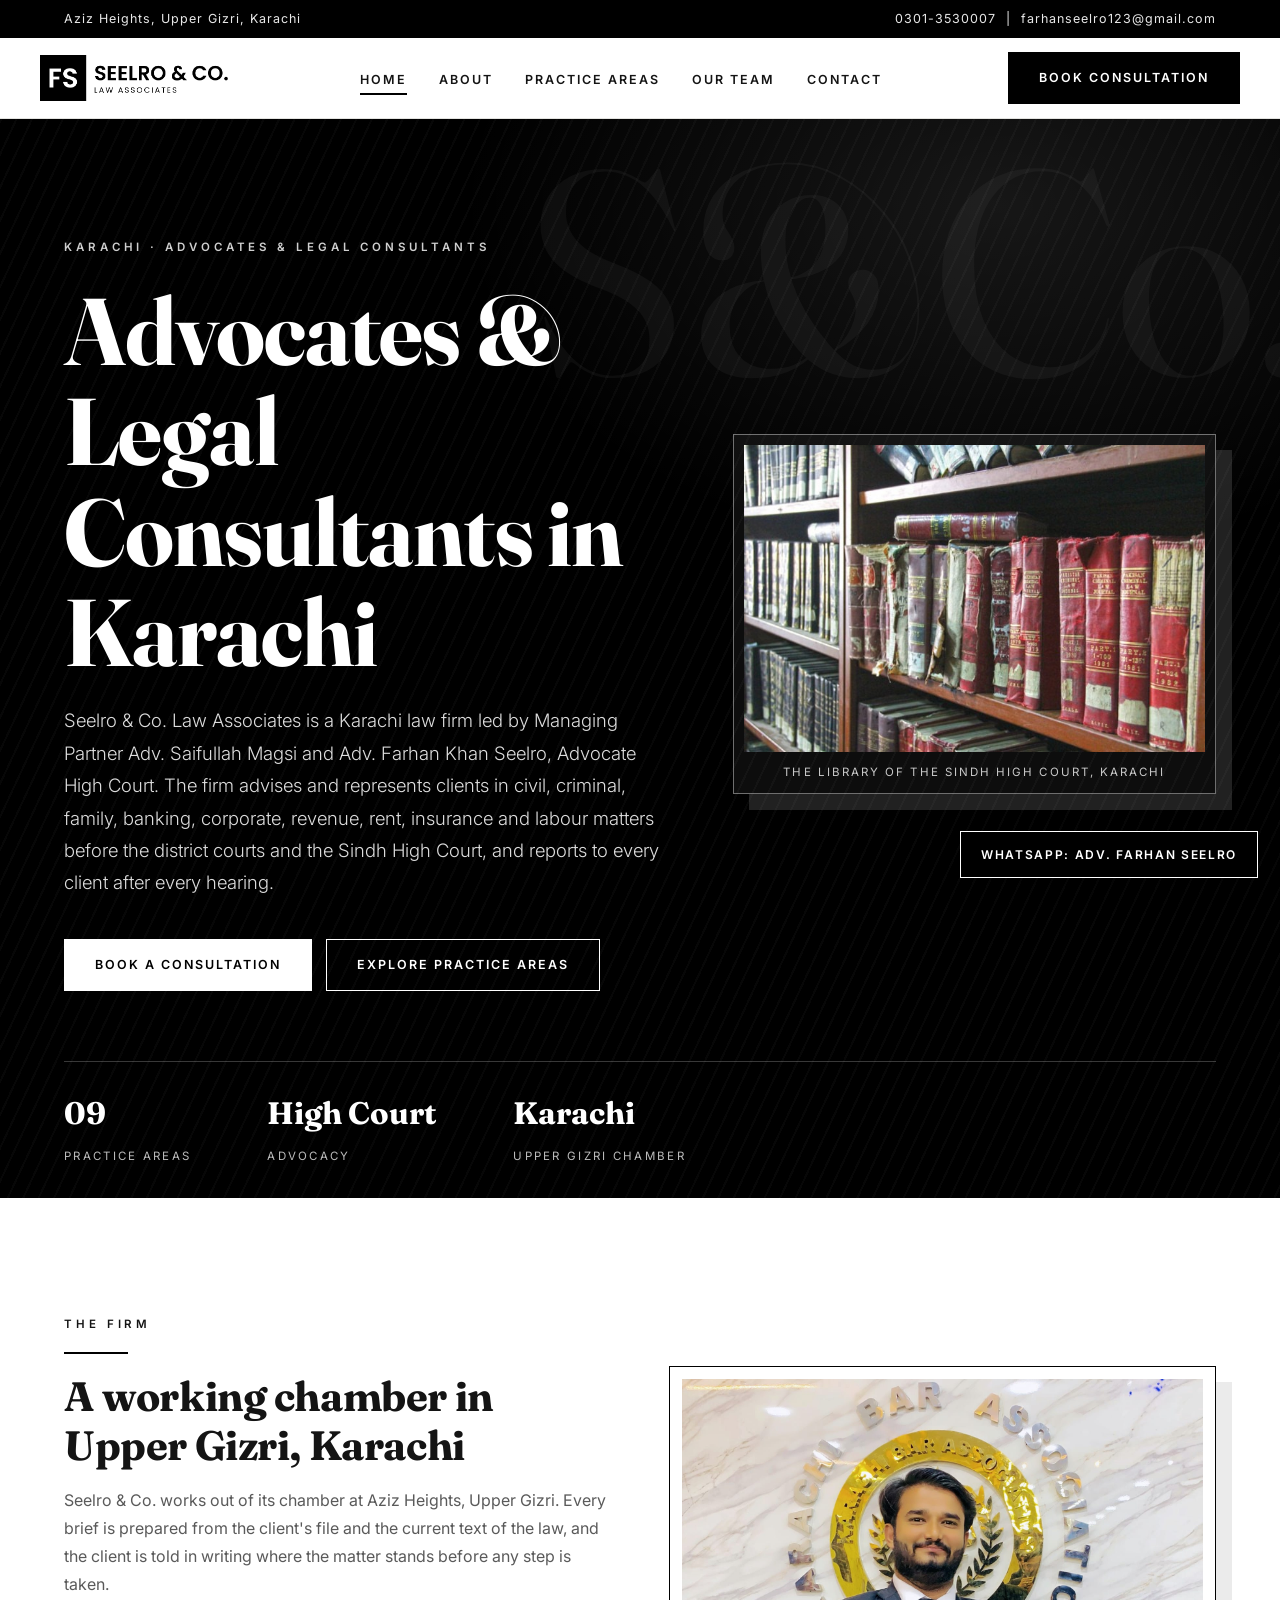
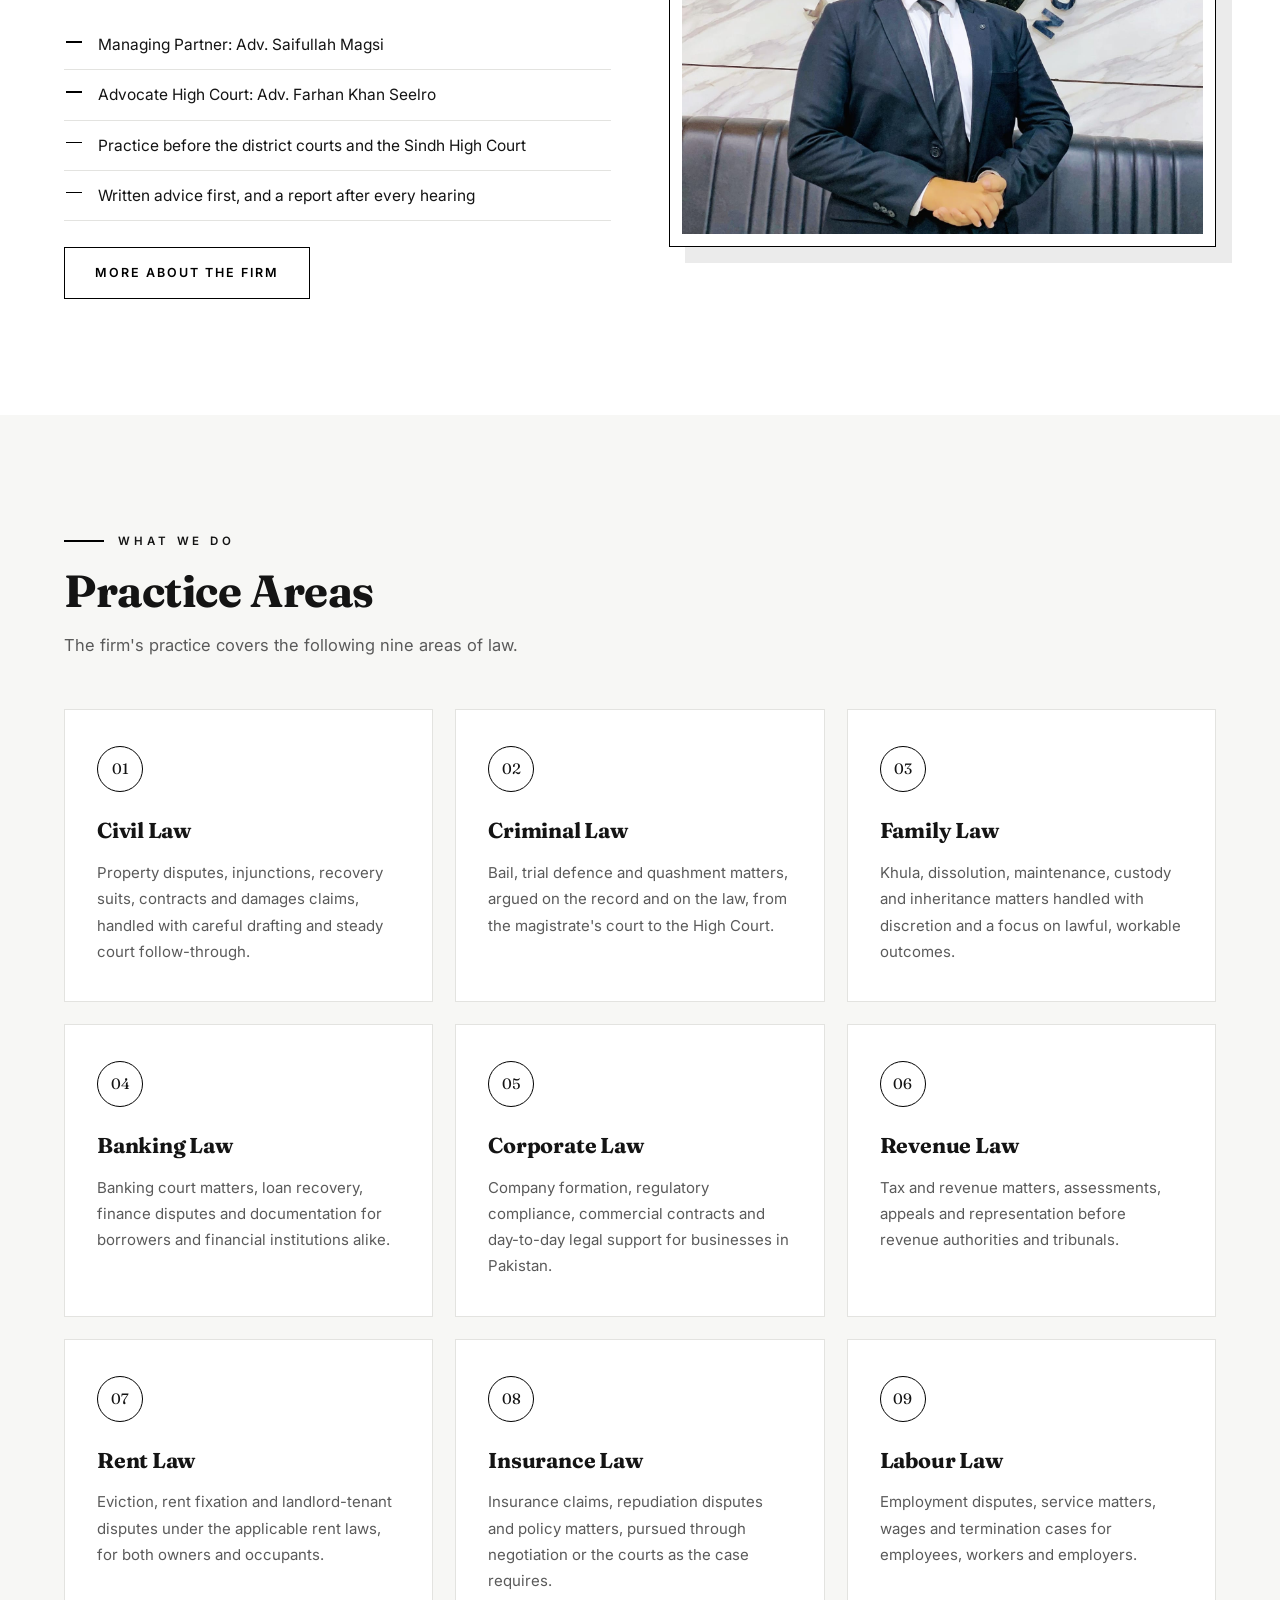
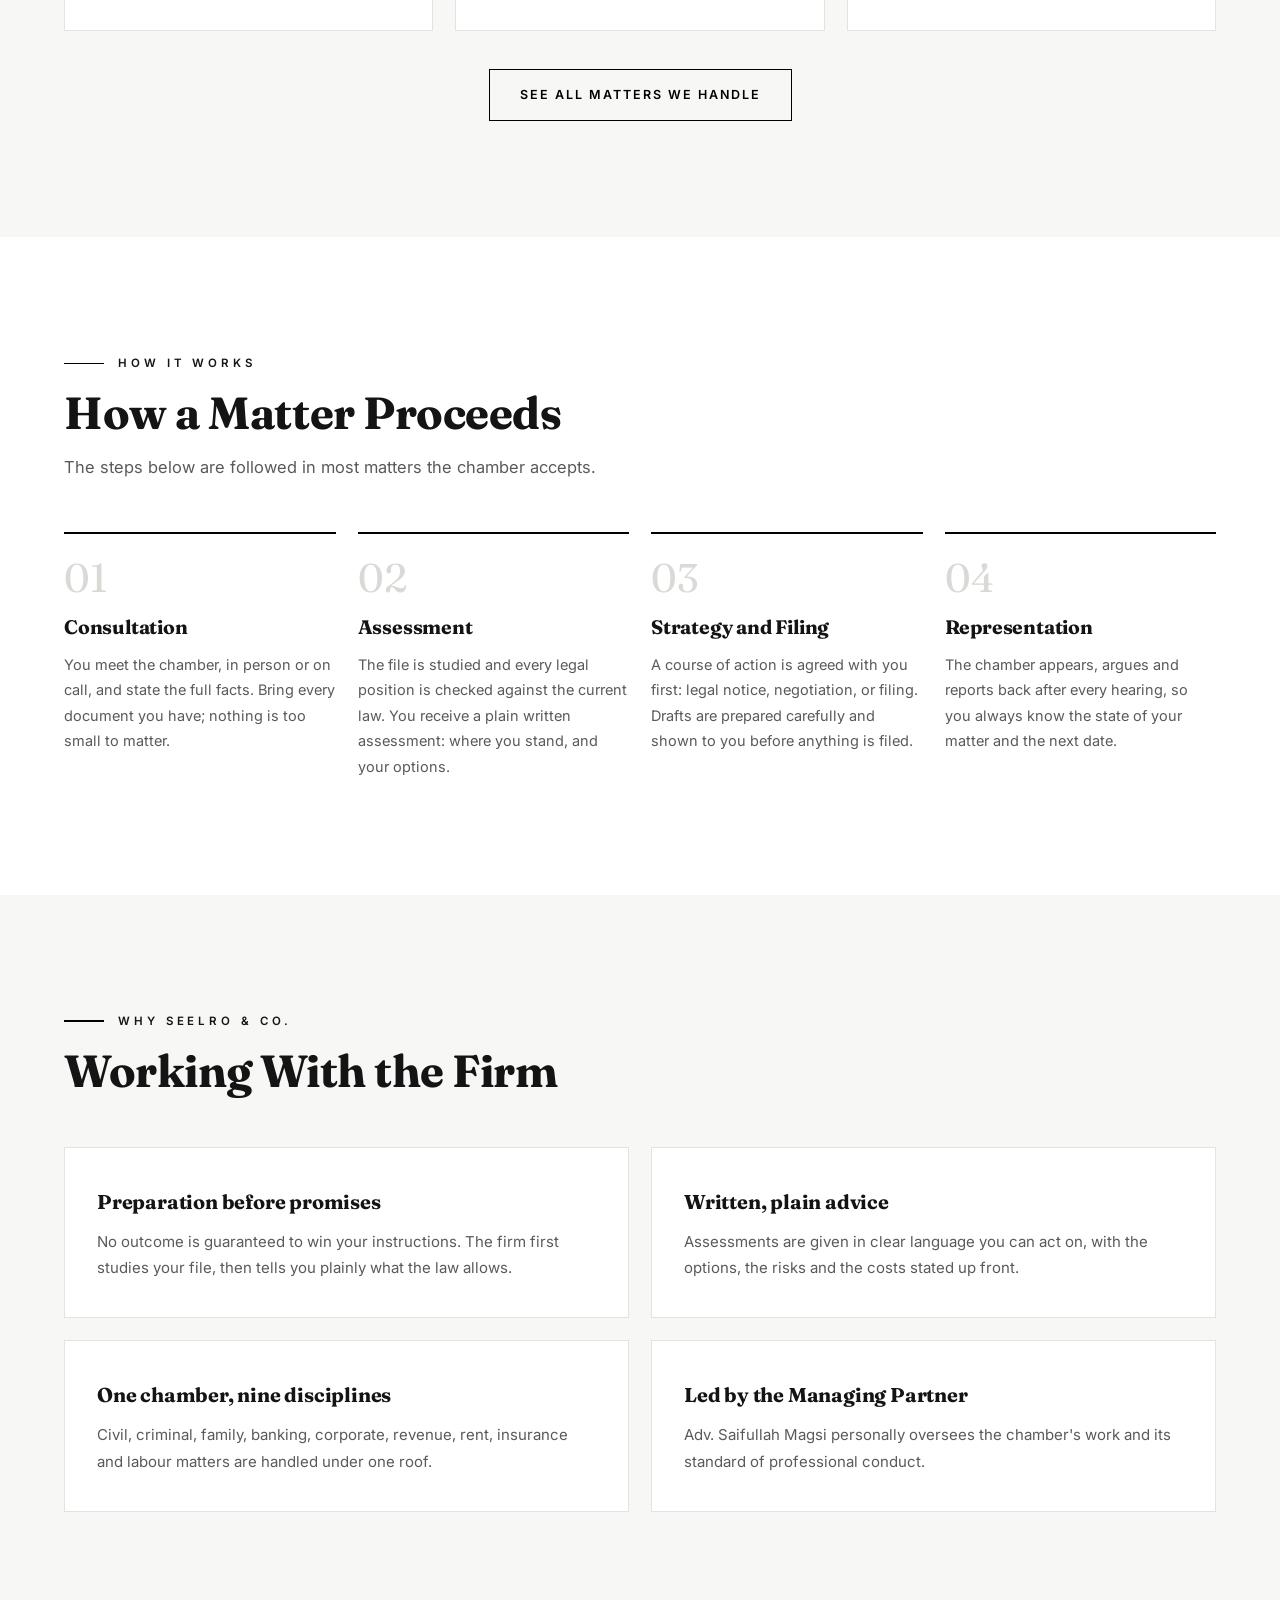
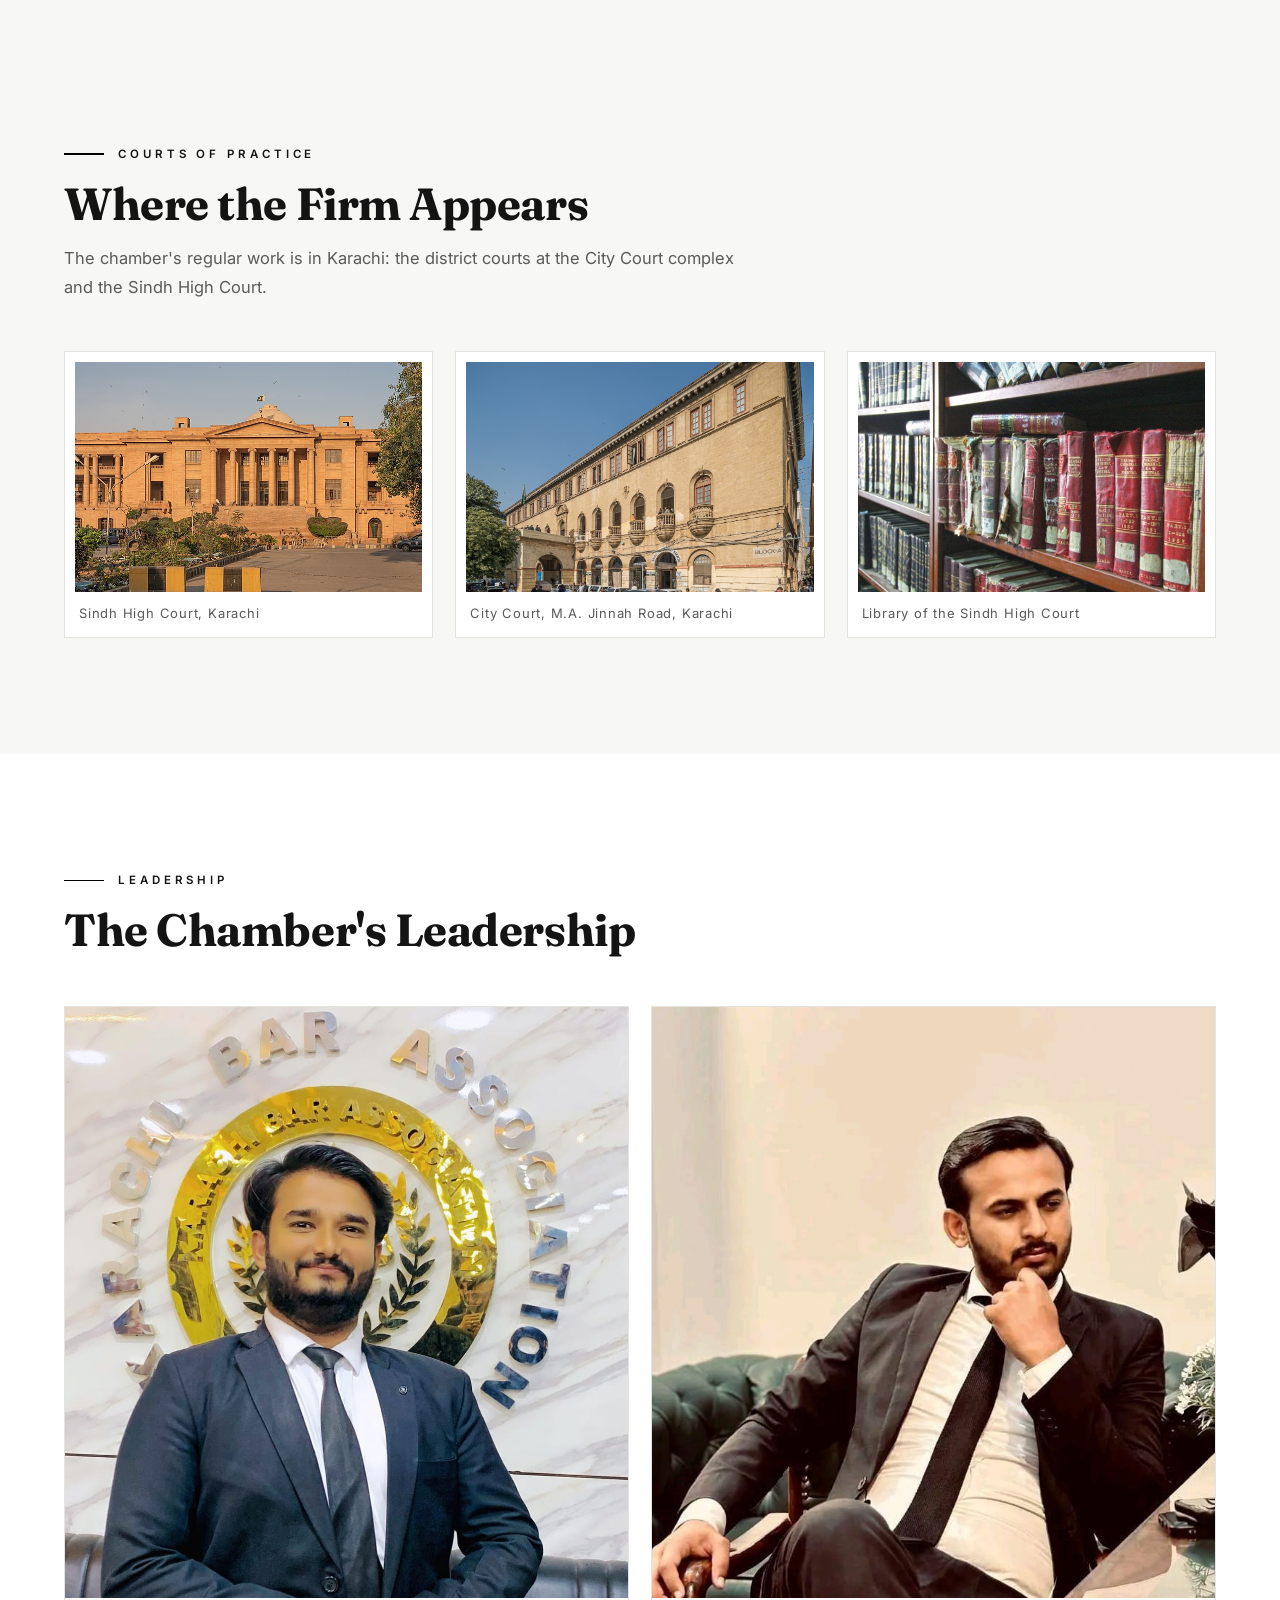
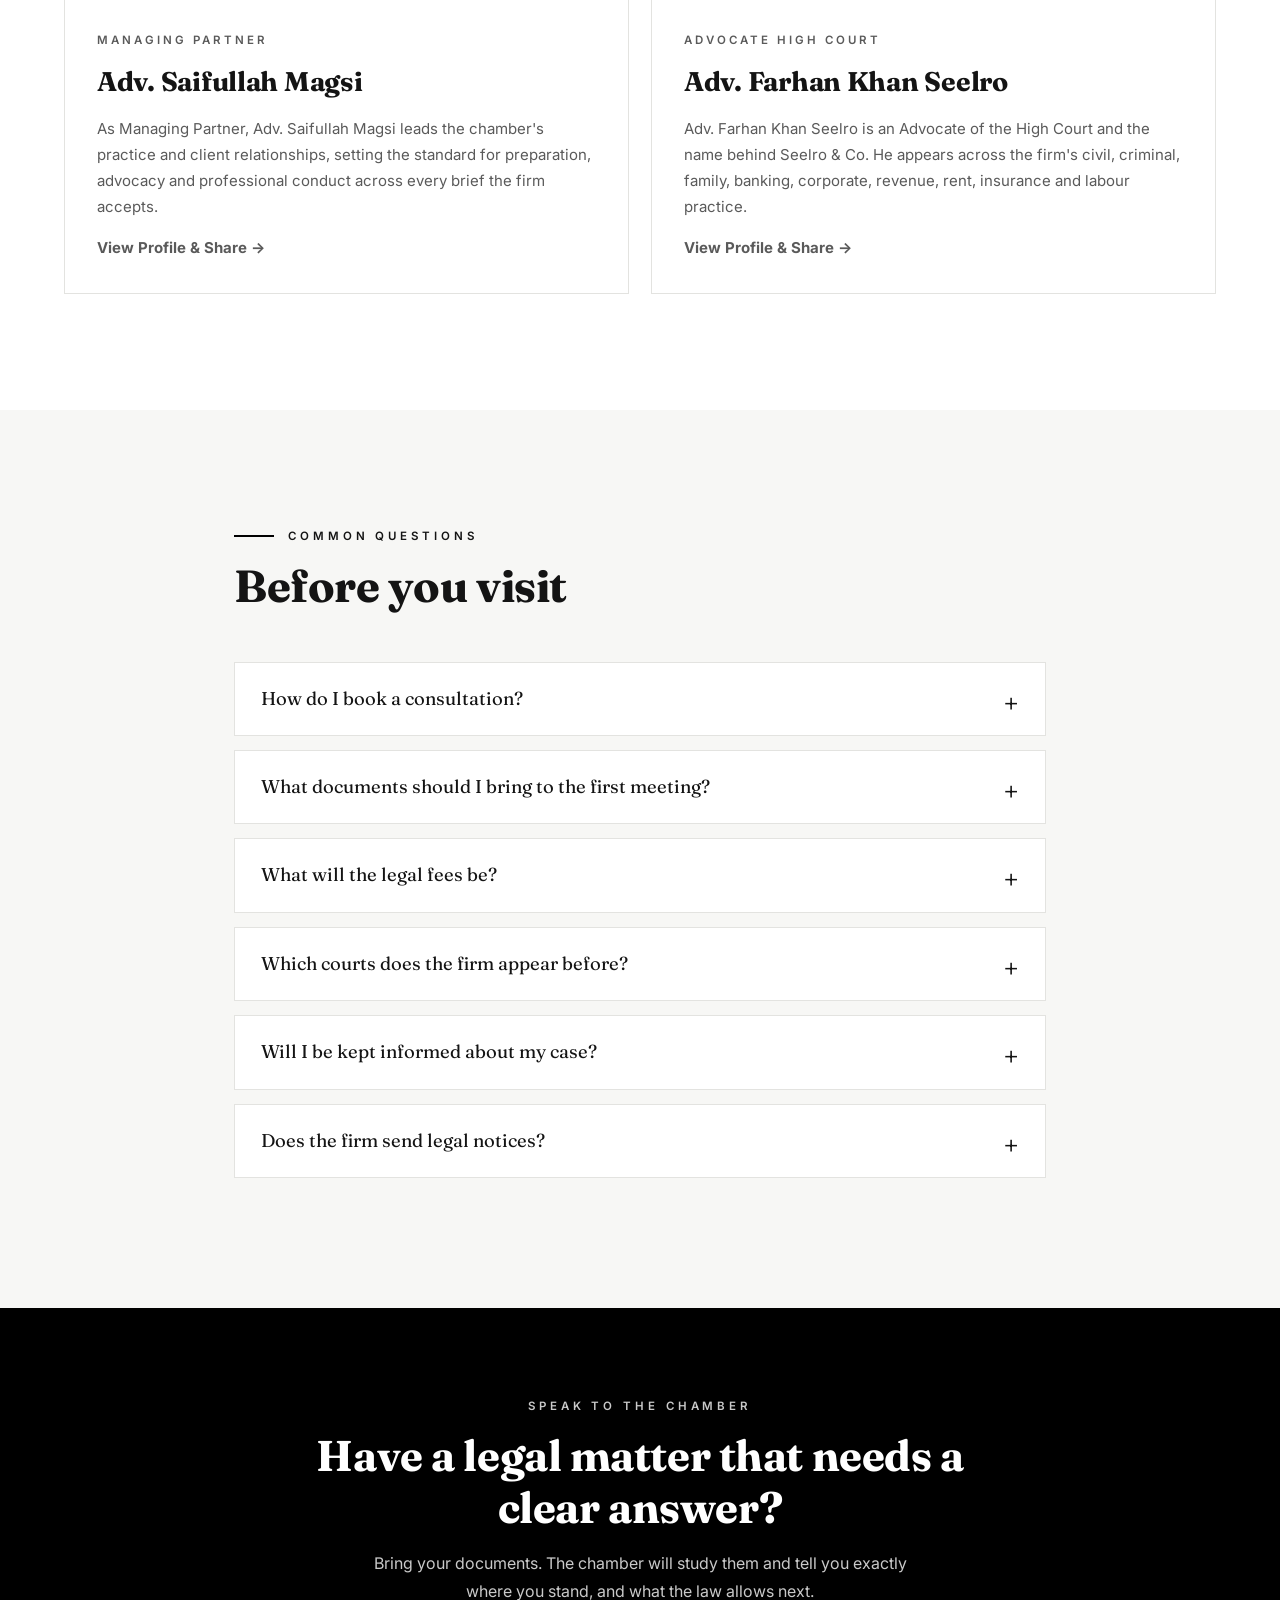
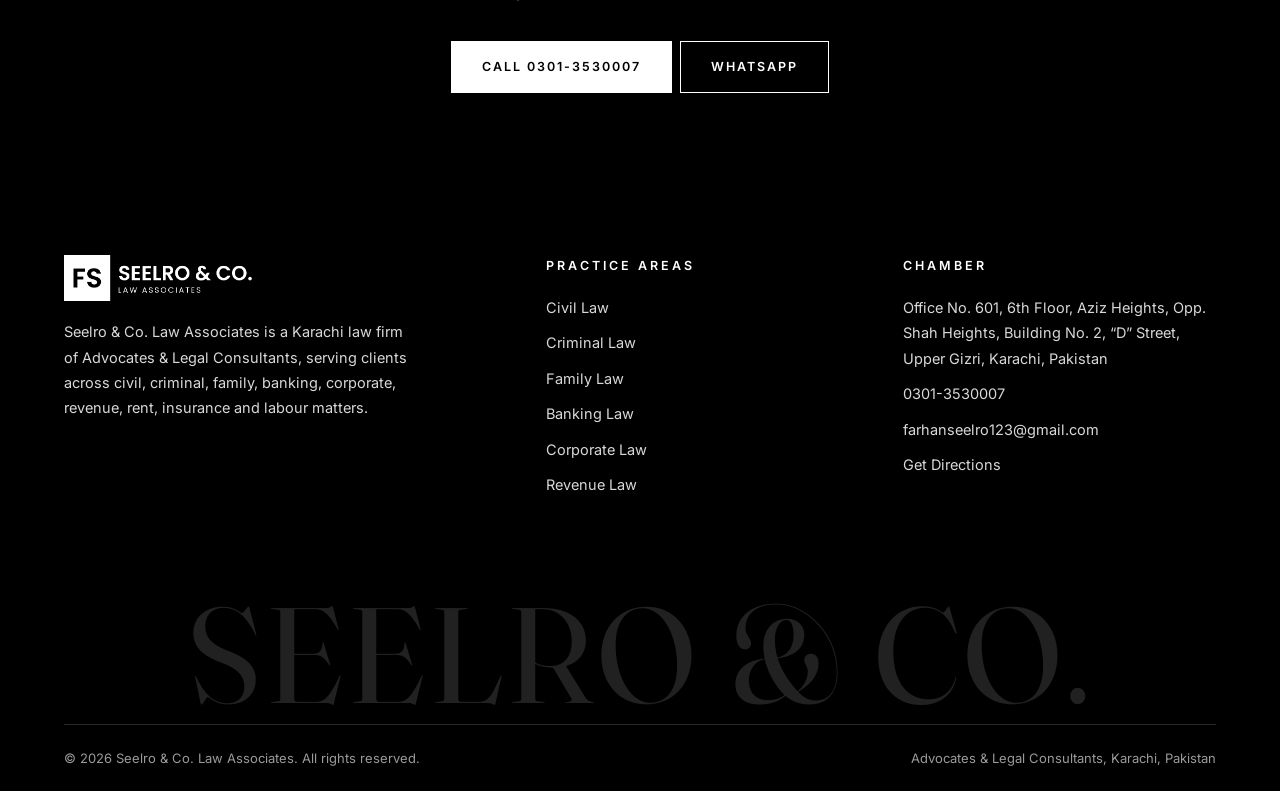
<file: index.html>
<!DOCTYPE html>
<html lang="en">
<head>
<meta charset="UTF-8">
<meta name="viewport" content="width=device-width, initial-scale=1.0">
<title>Seelro & Co. Law Associates | Advocates & Legal Consultants, Karachi</title>
<meta name="description" content="Seelro & Co. Law Associates, Karachi. Advocates & Legal Consultants for civil, criminal, family, banking, corporate, revenue, rent, insurance and labour law. Managing Partner: Adv. Saifullah Magsi.">
<link rel="canonical" href="https://taqi-kazmi44.github.io/seelro-co-law-associates/index.html">
<meta property="og:type" content="website">
<meta property="og:title" content="Seelro & Co. Law Associates | Advocates & Legal Consultants, Karachi">
<meta property="og:description" content="Seelro & Co. Law Associates, Karachi. Advocates & Legal Consultants for civil, criminal, family, banking, corporate, revenue, rent, insurance and labour law. Managing Partner: Adv. Saifullah Magsi.">
<meta property="og:image" content="https://taqi-kazmi44.github.io/seelro-co-law-associates/assets/img/share-farhan.jpg">
<link rel="preconnect" href="https://fonts.googleapis.com">
<link rel="preconnect" href="https://fonts.gstatic.com" crossorigin>
<link href="https://fonts.googleapis.com/css2?family=Fraunces:ital,opsz,wght@0,9..144,500;0,9..144,600;0,9..144,700;0,9..144,900;1,9..144,600&family=Inter:wght@300;400;500;600;700&display=swap" rel="stylesheet">
<link rel="stylesheet" href="assets/css/style.css">
</head>
<body>
<script type="application/ld+json">
{"@context":"https://schema.org","@type":"LegalService","name":"Seelro & Co. Law Associates","description":"Karachi law firm: Advocates and Legal Consultants for civil, criminal, family, banking, corporate, revenue, rent, insurance and labour law.","address":{"@type":"PostalAddress","streetAddress":"Office No. 601, 6th Floor, Aziz Heights, Opp. Shah Heights, Building No. 2, D Street, Upper Gizri","addressLocality":"Karachi","addressCountry":"PK"},"telephone":"+923013530007","email":"farhanseelro123@gmail.com","areaServed":"Pakistan","url":"https://taqi-kazmi44.github.io/seelro-co-law-associates/"}
</script><div class="topline"><div class="wrap">
<span>Aziz Heights, Upper Gizri, Karachi</span>
<span><a href="tel:+923013530007">0301-3530007</a> &nbsp;|&nbsp; <a href="mailto:farhanseelro123@gmail.com">farhanseelro123@gmail.com</a></span>
</div></div>
<header>
<div class="wrap nav">
<a class="logo" href="index.html"><img src="assets/img/logo-dark.png" alt="Seelro &amp; Co. Law Associates"></a>
<ul><li><a href="index.html" class="active">Home</a></li><li><a href="about.html" class="">About</a></li><li><a href="practice-areas.html" class="">Practice Areas</a></li><li><a href="team.html" class="">Our Team</a></li><li><a href="contact.html" class="">Contact</a></li></ul>
<a class="btn solid" href="contact.html#consult">Book Consultation</a>
<button class="burger" aria-label="Menu">&#9776;</button>
</div>
</header>

<div class="hero">
<div class="wrap">
<div class="hero-grid">
<div>
<div class="kicker">Karachi &middot; Advocates &amp; Legal Consultants</div>
<h1>Advocates &amp; Legal Consultants in Karachi</h1>
<p class="lead">Seelro &amp; Co. Law Associates is a Karachi law firm led by Managing Partner Adv. Saifullah Magsi and Adv. Farhan Khan Seelro, Advocate High Court. The firm advises and represents clients in civil, criminal, family, banking, corporate, revenue, rent, insurance and labour matters before the district courts and the Sindh High Court, and reports to every client after every hearing.</p>
<div class="cta">
<a class="btn whitefill" href="contact.html#consult">Book a Consultation</a>
<a class="btn white" href="practice-areas.html">Explore Practice Areas</a>
</div>
</div>
<div class="hero-img rv"><img src="assets/img/sindh-high-court-library.jpg" alt="Law reports in the Library of the Sindh High Court, Karachi"><div class="cap">The Library of the Sindh High Court, Karachi</div></div>
</div>
<div class="stats">
<div><b>09</b><span>Practice Areas</span></div>
<div><b>High Court</b><span>Advocacy</span></div>
<div><b>Karachi</b><span>Upper Gizri Chamber</span></div>
</div>
</div>
</div>
<section>
<div class="wrap">
<div class="split">
<div class="rv">
<div class="kicker">The Firm</div>
<div class="rule"></div>
<h2 class="serif" style="font-size:clamp(29px,3.6vw,41px);line-height:1.2">A working chamber in Upper Gizri, Karachi</h2>
<p style="color:var(--grey);margin-top:16px">Seelro &amp; Co. works out of its chamber at Aziz Heights, Upper Gizri. Every brief is prepared from the client's file and the current text of the law, and the client is told in writing where the matter stands before any step is taken.</p>
<ul class="checklist">
<li>Managing Partner: Adv. Saifullah Magsi</li>
<li>Advocate High Court: Adv. Farhan Khan Seelro</li>
<li>Practice before the district courts and the Sindh High Court</li>
<li>Written advice first, and a report after every hearing</li>
</ul>
<a class="btn ghost" href="about.html" style="margin-top:26px">More About the Firm</a>
</div>
<div class="frame rv"><img src="assets/img/saifullah-magsi.jpg" alt="Advocate Saifullah Magsi at the Karachi Bar Association"></div>
</div>
</div>
</section>

<section class="alt">
<div class="wrap">
<div class="sec-head rv">
<div class="kicker">What We Do</div>
<h2>Practice Areas</h2>
<p>The firm's practice covers the following nine areas of law.</p>
</div>
<div class="grid c3"><div class="card rv"><div class="num">01</div><h3>Civil Law</h3><p>Property disputes, injunctions, recovery suits, contracts and damages claims, handled with careful drafting and steady court follow-through.</p></div>
<div class="card rv"><div class="num">02</div><h3>Criminal Law</h3><p>Bail, trial defence and quashment matters, argued on the record and on the law, from the magistrate's court to the High Court.</p></div>
<div class="card rv"><div class="num">03</div><h3>Family Law</h3><p>Khula, dissolution, maintenance, custody and inheritance matters handled with discretion and a focus on lawful, workable outcomes.</p></div>
<div class="card rv"><div class="num">04</div><h3>Banking Law</h3><p>Banking court matters, loan recovery, finance disputes and documentation for borrowers and financial institutions alike.</p></div>
<div class="card rv"><div class="num">05</div><h3>Corporate Law</h3><p>Company formation, regulatory compliance, commercial contracts and day-to-day legal support for businesses in Pakistan.</p></div>
<div class="card rv"><div class="num">06</div><h3>Revenue Law</h3><p>Tax and revenue matters, assessments, appeals and representation before revenue authorities and tribunals.</p></div>
<div class="card rv"><div class="num">07</div><h3>Rent Law</h3><p>Eviction, rent fixation and landlord-tenant disputes under the applicable rent laws, for both owners and occupants.</p></div>
<div class="card rv"><div class="num">08</div><h3>Insurance Law</h3><p>Insurance claims, repudiation disputes and policy matters, pursued through negotiation or the courts as the case requires.</p></div>
<div class="card rv"><div class="num">09</div><h3>Labour Law</h3><p>Employment disputes, service matters, wages and termination cases for employees, workers and employers.</p></div>
</div>
<div style="text-align:center;margin-top:38px"><a class="btn ghost" href="practice-areas.html">See All Matters We Handle</a></div>
</div>
</section>

<section>
<div class="wrap">
<div class="sec-head rv">
<div class="kicker">How It Works</div>
<h2>How a Matter Proceeds</h2>
<p>The steps below are followed in most matters the chamber accepts.</p>
</div>
<div class="steps"><div class="step rv"><div class="n">01</div><h3>Consultation</h3><p>You meet the chamber, in person or on call, and state the full facts. Bring every document you have; nothing is too small to matter.</p></div>
<div class="step rv"><div class="n">02</div><h3>Assessment</h3><p>The file is studied and every legal position is checked against the current law. You receive a plain written assessment: where you stand, and your options.</p></div>
<div class="step rv"><div class="n">03</div><h3>Strategy and Filing</h3><p>A course of action is agreed with you first: legal notice, negotiation, or filing. Drafts are prepared carefully and shown to you before anything is filed.</p></div>
<div class="step rv"><div class="n">04</div><h3>Representation</h3><p>The chamber appears, argues and reports back after every hearing, so you always know the state of your matter and the next date.</p></div>
</div>
</div>
</section>

<section class="alt">
<div class="wrap">
<div class="sec-head rv">
<div class="kicker">Why Seelro & Co.</div>
<h2>Working With the Firm</h2>
</div>
<div class="grid c2"><div class="card rv"><h3 style="font-size:20px">Preparation before promises</h3><p>No outcome is guaranteed to win your instructions. The firm first studies your file, then tells you plainly what the law allows.</p></div>
<div class="card rv"><h3 style="font-size:20px">Written, plain advice</h3><p>Assessments are given in clear language you can act on, with the options, the risks and the costs stated up front.</p></div>
<div class="card rv"><h3 style="font-size:20px">One chamber, nine disciplines</h3><p>Civil, criminal, family, banking, corporate, revenue, rent, insurance and labour matters are handled under one roof.</p></div>
<div class="card rv"><h3 style="font-size:20px">Led by the Managing Partner</h3><p>Adv. Saifullah Magsi personally oversees the chamber's work and its standard of professional conduct.</p></div>
</div>
</div>
</section>

<section class="alt">
<div class="wrap">
<div class="sec-head rv">
<div class="kicker">Courts of Practice</div>
<h2>Where the Firm Appears</h2>
<p>The chamber's regular work is in Karachi: the district courts at the City Court complex and the Sindh High Court.</p>
</div>
<div class="courts">
<figure class="rv"><img src="assets/img/sindh-high-court.jpg" alt="Sindh High Court building, Karachi"><figcaption>Sindh High Court, Karachi</figcaption></figure>
<figure class="rv"><img src="assets/img/city-court-karachi.jpg" alt="City Court building, M.A. Jinnah Road, Karachi"><figcaption>City Court, M.A. Jinnah Road, Karachi</figcaption></figure>
<figure class="rv"><img src="assets/img/sindh-high-court-library.jpg" alt="Law reports in the Library of the Sindh High Court, Karachi"><figcaption>Library of the Sindh High Court</figcaption></figure>
</div>
</div>
</section>

<section>
<div class="wrap">
<div class="sec-head rv">
<div class="kicker">Leadership</div>
<h2>The Chamber's Leadership</h2>
</div>
<div class="grid c2">
<div class="team-card rv">
<div class="photo"><img src="assets/img/saifullah-magsi-portrait.jpg" alt="Advocate Saifullah Magsi, Managing Partner, Seelro &amp; Co. Law Associates, Karachi Bar Association"></div>
<div class="body">
<div class="role">Managing Partner</div>
<h3>Adv. Saifullah Magsi</h3>
<p>As Managing Partner, Adv. Saifullah Magsi leads the chamber's practice and client relationships, setting the standard for preparation, advocacy and professional conduct across every brief the firm accepts.</p>
<p style="margin-top:14px"><a href="profile-magsi.html"><b>View Profile &amp; Share &rarr;</b></a></p>
</div>
</div>
<div class="team-card rv">
<div class="photo"><img src="assets/img/farhan-seelro-portrait.jpg" alt="Advocate Farhan Khan Seelro, Advocate High Court, Seelro &amp; Co. Law Associates"></div>
<div class="body">
<div class="role">Advocate High Court</div>
<h3>Adv. Farhan Khan Seelro</h3>
<p>Adv. Farhan Khan Seelro is an Advocate of the High Court and the name behind Seelro &amp; Co. He appears across the firm's civil, criminal, family, banking, corporate, revenue, rent, insurance and labour practice.</p>
<p style="margin-top:14px"><a href="profile-farhan.html"><b>View Profile &amp; Share &rarr;</b></a></p>
</div>
</div>
</div>
</div>
</section>

<section class="alt">
<div class="wrap" style="max-width:860px">
<div class="sec-head rv">
<div class="kicker">Common Questions</div>
<h2>Before you visit</h2>
</div>
<details class="rv"><summary>How do I book a consultation?</summary><div class="ans">Call or WhatsApp the chamber on 0301-3530007, or send an email describing your matter in brief. You will be given an appointment at the Upper Gizri office.</div></details>
<details class="rv"><summary>What documents should I bring to the first meeting?</summary><div class="ans">Bring your CNIC and every paper connected with the matter: court notices, agreements, receipts, correspondence and any earlier orders. The more complete the file, the more accurate the first assessment.</div></details>
<details class="rv"><summary>What will the legal fees be?</summary><div class="ans">Fees depend on the nature and stage of the matter. They are discussed openly and agreed with you after the first assessment, before any filing is made. There are no hidden charges.</div></details>
<details class="rv"><summary>Which courts does the firm appear before?</summary><div class="ans">The chamber appears before the High Court and the subordinate courts, including district courts, banking courts, consumer courts and tribunals, according to the nature of the matter.</div></details>
<details class="rv"><summary>Will I be kept informed about my case?</summary><div class="ans">Yes. After every hearing you are told what happened, what was ordered and what the next date is, so your matter never moves without your knowledge.</div></details>
<details class="rv"><summary>Does the firm send legal notices?</summary><div class="ans">Yes. Where a matter can be resolved without litigation, the chamber drafts and serves a formal legal notice first, and proceeds to court only if the notice does not settle the matter.</div></details>

</div>
</section>

<div class="band">
<div class="wrap rv">
<div class="kicker" style="color:#c9c9c9">Speak to the Chamber</div>
<h2>Have a legal matter that needs a clear answer?</h2>
<p>Bring your documents. The chamber will study them and tell you exactly where you stand, and what the law allows next.</p>
<a class="btn whitefill" href="tel:+923013530007">Call 0301-3530007</a>
&nbsp;<a class="btn white" href="https://wa.me/923013530007" target="_blank" rel="noopener">WhatsApp</a>
</div>
</div>
<footer>
<div class="wrap">
<div class="cols">
<div>
<img class="logo" src="assets/img/logo-light.png" alt="Seelro &amp; Co. Law Associates">
<p style="font-size:14.5px;max-width:350px">Seelro &amp; Co. Law Associates is a Karachi law firm of Advocates &amp; Legal Consultants, serving clients across civil, criminal, family, banking, corporate, revenue, rent, insurance and labour matters.</p>
</div>
<div>
<h4>Practice Areas</h4>
<ul><li><a href="practice-areas.html">Civil Law</a></li><li><a href="practice-areas.html">Criminal Law</a></li><li><a href="practice-areas.html">Family Law</a></li><li><a href="practice-areas.html">Banking Law</a></li><li><a href="practice-areas.html">Corporate Law</a></li><li><a href="practice-areas.html">Revenue Law</a></li></ul>
</div>
<div>
<h4>Chamber</h4>
<ul>
<li>Office No. 601, 6th Floor, Aziz Heights, Opp. Shah Heights, Building No. 2, &ldquo;D&rdquo; Street, Upper Gizri, Karachi, Pakistan</li>
<li><a href="tel:+923013530007">0301-3530007</a></li>
<li><a href="mailto:farhanseelro123@gmail.com">farhanseelro123@gmail.com</a></li>
<li><a href="https://www.google.com/maps/search/?api=1&query=Aziz+Heights+Upper+Gizri+Karachi" target="_blank" rel="noopener">Get Directions</a></li>
</ul>
</div>
</div>
<div class="wordmark">SEELRO &amp; CO.</div>
<div class="fine">
<span>&copy; 2026 Seelro &amp; Co. Law Associates. All rights reserved.</span>
<span>Advocates &amp; Legal Consultants, Karachi, Pakistan</span>
</div>
</div>
</footer>
<a class="wa-float" href="https://wa.me/923013530007" target="_blank" rel="noopener">WhatsApp: Adv. Farhan Seelro</a>
<div class="callbar"><a href="tel:+923013530007">Call the Firm</a><a href="https://wa.me/923013530007" target="_blank" rel="noopener">WhatsApp Farhan Seelro</a></div>

<script>
var b=document.querySelector('.burger'),m=document.querySelector('.nav ul');
if(b){b.addEventListener('click',function(){m.classList.toggle('open')});}
var io=new IntersectionObserver(function(es){es.forEach(function(e){if(e.isIntersecting){e.target.classList.add('in');io.unobserve(e.target);}})},{threshold:.1});
document.querySelectorAll('.rv').forEach(function(el){io.observe(el);});
document.querySelectorAll('[data-copy]').forEach(function(el){el.addEventListener('click',function(ev){ev.preventDefault();var u=el.getAttribute('data-copy');if(navigator.clipboard){navigator.clipboard.writeText(u).then(function(){el.textContent='Link Copied';setTimeout(function(){el.textContent='Copy Link';},1800);});}});});
document.querySelectorAll('[data-share]').forEach(function(el){el.addEventListener('click',function(ev){ev.preventDefault();var u=el.getAttribute('data-share');if(navigator.share){navigator.share({title:document.title,text:document.title,url:u});}else if(navigator.clipboard){navigator.clipboard.writeText(u);el.textContent='Link Copied';}});});
var f=document.getElementById('consultForm');
if(f){f.addEventListener('submit',function(ev){ev.preventDefault();
var n=document.getElementById('cf-name').value.trim(),p=document.getElementById('cf-phone').value.trim(),
a=document.getElementById('cf-area').value,d=document.getElementById('cf-msg').value.trim();
var text='Consultation Request, Seelro & Co. Website%0AName: '+encodeURIComponent(n)+'%0APhone: '+encodeURIComponent(p)+'%0AMatter: '+encodeURIComponent(a)+'%0ADetails: '+encodeURIComponent(d);
var dt=document.getElementById('cf-date'),tm=document.getElementById('cf-time');if(dt&&tm&&(dt.value||tm.value)){text+='%0APreferred appointment: '+encodeURIComponent((dt.value||'')+' '+(tm.value||''));}window.open('https://wa.me/923013530007?text='+text,'_blank');});}
</script>

</body>
</html>
</file>
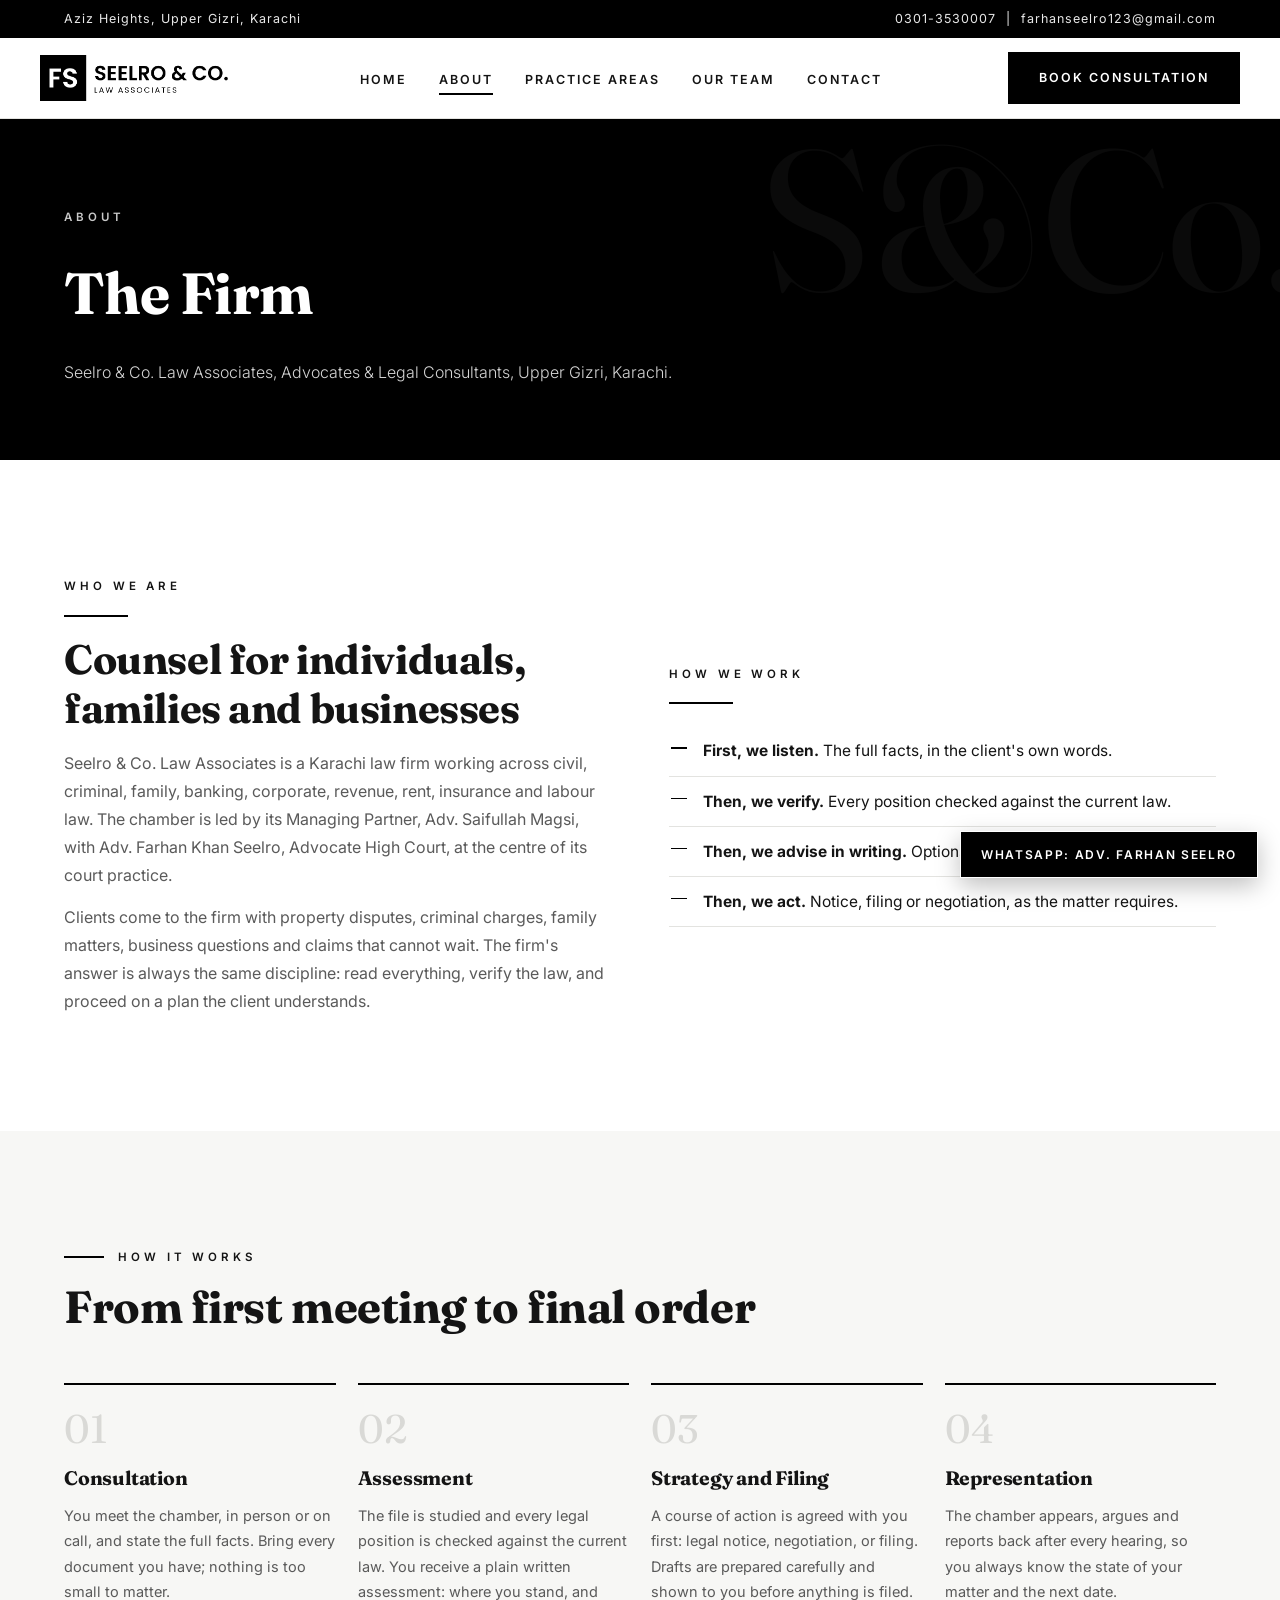
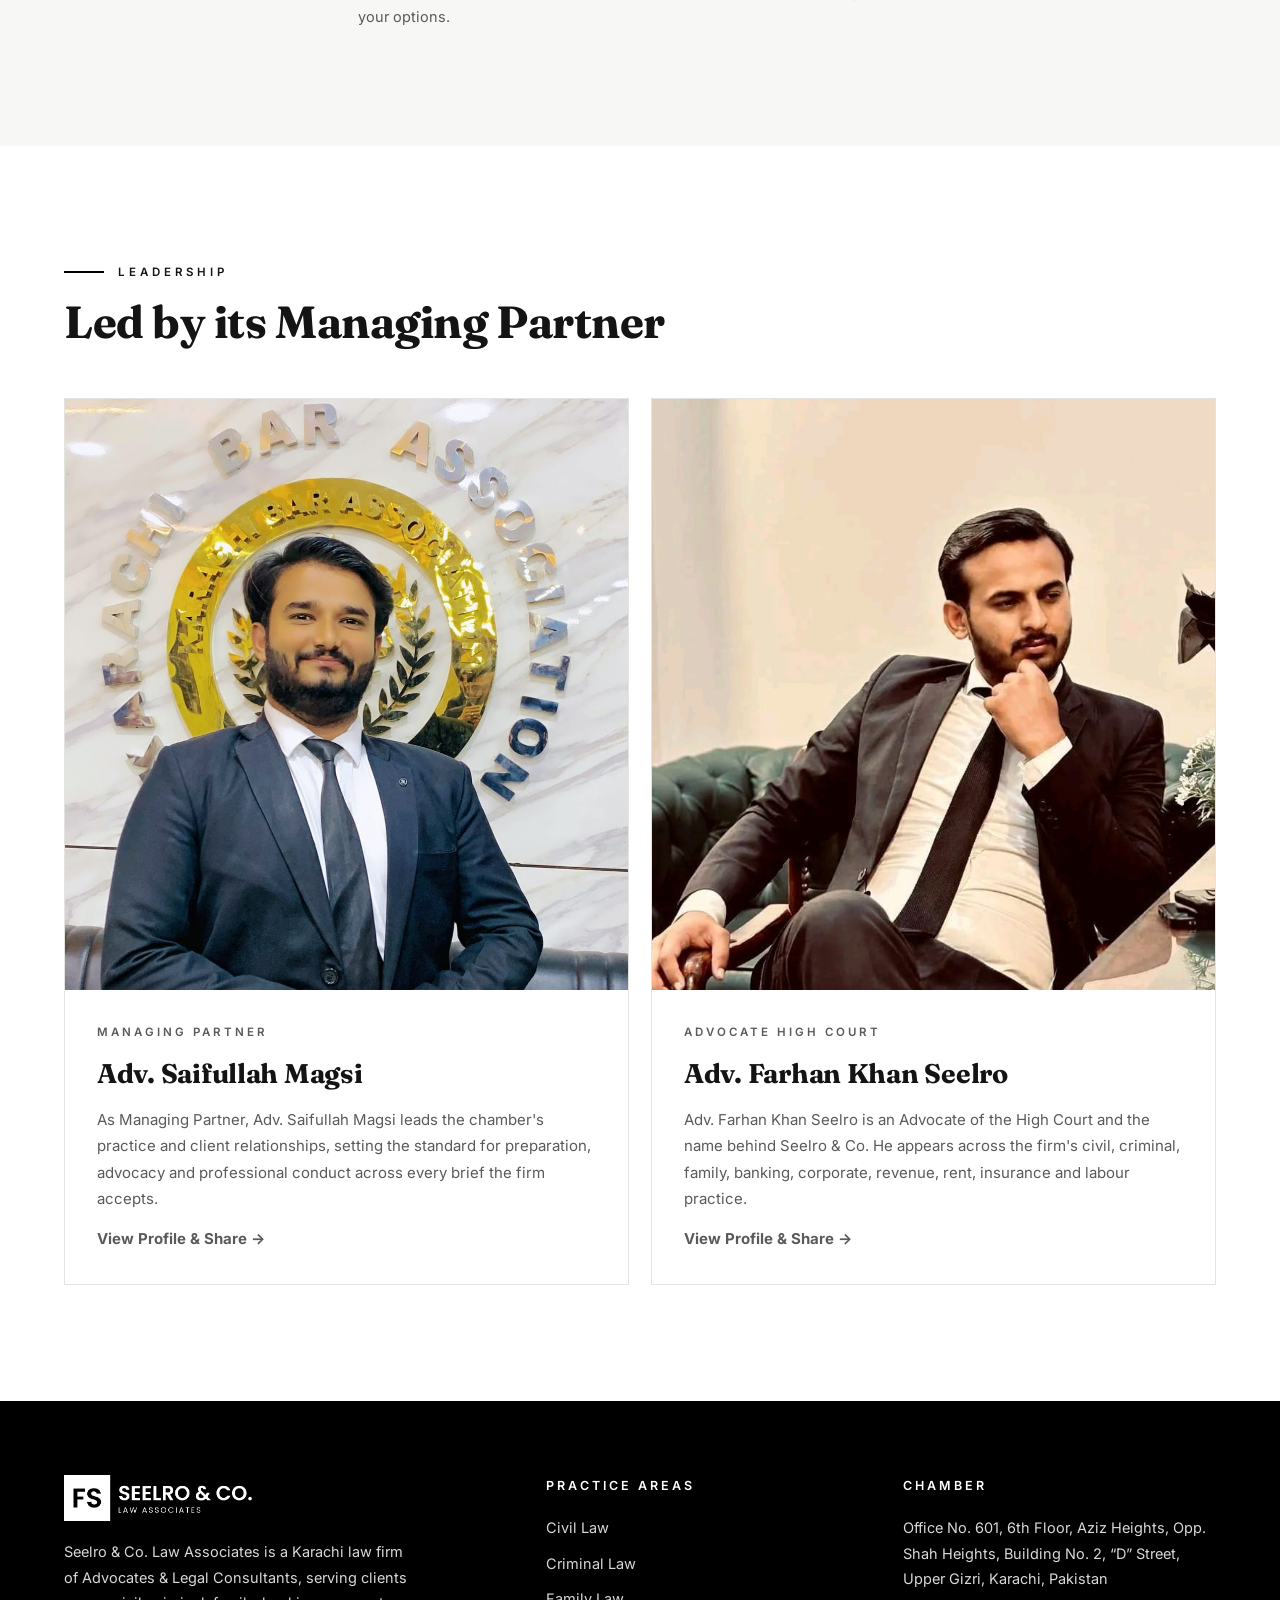
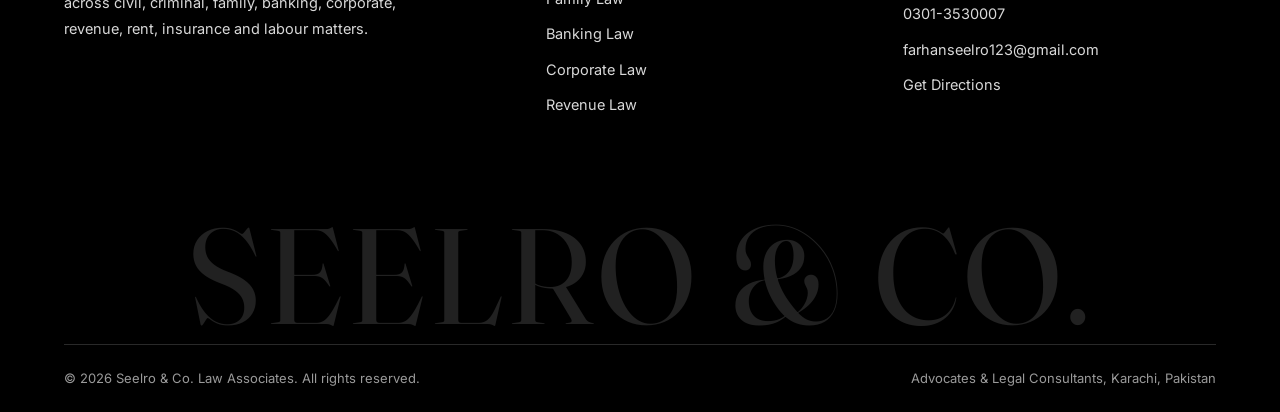
<file: about.html>
<!DOCTYPE html>
<html lang="en">
<head>
<meta charset="UTF-8">
<meta name="viewport" content="width=device-width, initial-scale=1.0">
<title>About | Seelro & Co. Law Associates, Karachi</title>
<meta name="description" content="About Seelro & Co. Law Associates, a Karachi law firm of Advocates and Legal Consultants led by Managing Partner Adv. Saifullah Magsi.">
<link rel="canonical" href="https://taqi-kazmi44.github.io/seelro-co-law-associates/about.html">
<meta property="og:type" content="website">
<meta property="og:title" content="About | Seelro & Co. Law Associates, Karachi">
<meta property="og:description" content="About Seelro & Co. Law Associates, a Karachi law firm of Advocates and Legal Consultants led by Managing Partner Adv. Saifullah Magsi.">
<meta property="og:image" content="https://taqi-kazmi44.github.io/seelro-co-law-associates/assets/img/share-farhan.jpg">
<link rel="preconnect" href="https://fonts.googleapis.com">
<link rel="preconnect" href="https://fonts.gstatic.com" crossorigin>
<link href="https://fonts.googleapis.com/css2?family=Fraunces:ital,opsz,wght@0,9..144,500;0,9..144,600;0,9..144,700;0,9..144,900;1,9..144,600&family=Inter:wght@300;400;500;600;700&display=swap" rel="stylesheet">
<link rel="stylesheet" href="assets/css/style.css">
</head>
<body>
<div class="topline"><div class="wrap">
<span>Aziz Heights, Upper Gizri, Karachi</span>
<span><a href="tel:+923013530007">0301-3530007</a> &nbsp;|&nbsp; <a href="mailto:farhanseelro123@gmail.com">farhanseelro123@gmail.com</a></span>
</div></div>
<header>
<div class="wrap nav">
<a class="logo" href="index.html"><img src="assets/img/logo-dark.png" alt="Seelro &amp; Co. Law Associates"></a>
<ul><li><a href="index.html" class="">Home</a></li><li><a href="about.html" class="active">About</a></li><li><a href="practice-areas.html" class="">Practice Areas</a></li><li><a href="team.html" class="">Our Team</a></li><li><a href="contact.html" class="">Contact</a></li></ul>
<a class="btn solid" href="contact.html#consult">Book Consultation</a>
<button class="burger" aria-label="Menu">&#9776;</button>
</div>
</header>

<div class="pagehero"><div class="wrap">
<div class="kicker" style="color:#c9c9c9">About</div>
<h1>The Firm</h1>
<p>Seelro &amp; Co. Law Associates, Advocates &amp; Legal Consultants, Upper Gizri, Karachi.</p>
</div></div>
<section>
<div class="wrap">
<div class="split">
<div class="rv">
<div class="kicker">Who We Are</div>
<div class="rule"></div>
<h2 class="serif" style="font-size:clamp(29px,3.6vw,41px);line-height:1.2">Counsel for individuals, families and businesses</h2>
<p style="color:var(--grey);margin-top:16px">Seelro &amp; Co. Law Associates is a Karachi law firm working across civil, criminal, family, banking, corporate, revenue, rent, insurance and labour law. The chamber is led by its Managing Partner, Adv. Saifullah Magsi, with Adv. Farhan Khan Seelro, Advocate High Court, at the centre of its court practice.</p>
<p style="color:var(--grey);margin-top:14px">Clients come to the firm with property disputes, criminal charges, family matters, business questions and claims that cannot wait. The firm's answer is always the same discipline: read everything, verify the law, and proceed on a plan the client understands.</p>
</div>
<div class="rv">
<div class="kicker">How We Work</div>
<div class="rule"></div>
<ul class="checklist">
<li><b>First, we listen.</b> The full facts, in the client's own words.</li>
<li><b>Then, we verify.</b> Every position checked against the current law.</li>
<li><b>Then, we advise in writing.</b> Options, risks and costs, plainly stated.</li>
<li><b>Then, we act.</b> Notice, filing or negotiation, as the matter requires.</li>
</ul>
</div>
</div>
</div>
</section>
<section class="alt">
<div class="wrap">
<div class="sec-head rv"><div class="kicker">How It Works</div><h2>From first meeting to final order</h2></div>
<div class="steps"><div class="step rv"><div class="n">01</div><h3>Consultation</h3><p>You meet the chamber, in person or on call, and state the full facts. Bring every document you have; nothing is too small to matter.</p></div>
<div class="step rv"><div class="n">02</div><h3>Assessment</h3><p>The file is studied and every legal position is checked against the current law. You receive a plain written assessment: where you stand, and your options.</p></div>
<div class="step rv"><div class="n">03</div><h3>Strategy and Filing</h3><p>A course of action is agreed with you first: legal notice, negotiation, or filing. Drafts are prepared carefully and shown to you before anything is filed.</p></div>
<div class="step rv"><div class="n">04</div><h3>Representation</h3><p>The chamber appears, argues and reports back after every hearing, so you always know the state of your matter and the next date.</p></div>
</div>
</div>
</section>
<section>
<div class="wrap">
<div class="sec-head rv"><div class="kicker">Leadership</div><h2>Led by its Managing Partner</h2></div>
<div class="grid c2">
<div class="team-card rv">
<div class="photo"><img src="assets/img/saifullah-magsi-portrait.jpg" alt="Advocate Saifullah Magsi, Managing Partner, Seelro &amp; Co. Law Associates, Karachi Bar Association"></div>
<div class="body">
<div class="role">Managing Partner</div>
<h3>Adv. Saifullah Magsi</h3>
<p>As Managing Partner, Adv. Saifullah Magsi leads the chamber's practice and client relationships, setting the standard for preparation, advocacy and professional conduct across every brief the firm accepts.</p>
<p style="margin-top:14px"><a href="profile-magsi.html"><b>View Profile &amp; Share &rarr;</b></a></p>
</div>
</div>
<div class="team-card rv">
<div class="photo"><img src="assets/img/farhan-seelro-portrait.jpg" alt="Advocate Farhan Khan Seelro, Advocate High Court, Seelro &amp; Co. Law Associates"></div>
<div class="body">
<div class="role">Advocate High Court</div>
<h3>Adv. Farhan Khan Seelro</h3>
<p>Adv. Farhan Khan Seelro is an Advocate of the High Court and the name behind Seelro &amp; Co. He appears across the firm's civil, criminal, family, banking, corporate, revenue, rent, insurance and labour practice.</p>
<p style="margin-top:14px"><a href="profile-farhan.html"><b>View Profile &amp; Share &rarr;</b></a></p>
</div>
</div>
</div>
</div>
</section>
<footer>
<div class="wrap">
<div class="cols">
<div>
<img class="logo" src="assets/img/logo-light.png" alt="Seelro &amp; Co. Law Associates">
<p style="font-size:14.5px;max-width:350px">Seelro &amp; Co. Law Associates is a Karachi law firm of Advocates &amp; Legal Consultants, serving clients across civil, criminal, family, banking, corporate, revenue, rent, insurance and labour matters.</p>
</div>
<div>
<h4>Practice Areas</h4>
<ul><li><a href="practice-areas.html">Civil Law</a></li><li><a href="practice-areas.html">Criminal Law</a></li><li><a href="practice-areas.html">Family Law</a></li><li><a href="practice-areas.html">Banking Law</a></li><li><a href="practice-areas.html">Corporate Law</a></li><li><a href="practice-areas.html">Revenue Law</a></li></ul>
</div>
<div>
<h4>Chamber</h4>
<ul>
<li>Office No. 601, 6th Floor, Aziz Heights, Opp. Shah Heights, Building No. 2, &ldquo;D&rdquo; Street, Upper Gizri, Karachi, Pakistan</li>
<li><a href="tel:+923013530007">0301-3530007</a></li>
<li><a href="mailto:farhanseelro123@gmail.com">farhanseelro123@gmail.com</a></li>
<li><a href="https://www.google.com/maps/search/?api=1&query=Aziz+Heights+Upper+Gizri+Karachi" target="_blank" rel="noopener">Get Directions</a></li>
</ul>
</div>
</div>
<div class="wordmark">SEELRO &amp; CO.</div>
<div class="fine">
<span>&copy; 2026 Seelro &amp; Co. Law Associates. All rights reserved.</span>
<span>Advocates &amp; Legal Consultants, Karachi, Pakistan</span>
</div>
</div>
</footer>
<a class="wa-float" href="https://wa.me/923013530007" target="_blank" rel="noopener">WhatsApp: Adv. Farhan Seelro</a>
<div class="callbar"><a href="tel:+923013530007">Call the Firm</a><a href="https://wa.me/923013530007" target="_blank" rel="noopener">WhatsApp Farhan Seelro</a></div>

<script>
var b=document.querySelector('.burger'),m=document.querySelector('.nav ul');
if(b){b.addEventListener('click',function(){m.classList.toggle('open')});}
var io=new IntersectionObserver(function(es){es.forEach(function(e){if(e.isIntersecting){e.target.classList.add('in');io.unobserve(e.target);}})},{threshold:.1});
document.querySelectorAll('.rv').forEach(function(el){io.observe(el);});
document.querySelectorAll('[data-copy]').forEach(function(el){el.addEventListener('click',function(ev){ev.preventDefault();var u=el.getAttribute('data-copy');if(navigator.clipboard){navigator.clipboard.writeText(u).then(function(){el.textContent='Link Copied';setTimeout(function(){el.textContent='Copy Link';},1800);});}});});
document.querySelectorAll('[data-share]').forEach(function(el){el.addEventListener('click',function(ev){ev.preventDefault();var u=el.getAttribute('data-share');if(navigator.share){navigator.share({title:document.title,text:document.title,url:u});}else if(navigator.clipboard){navigator.clipboard.writeText(u);el.textContent='Link Copied';}});});
var f=document.getElementById('consultForm');
if(f){f.addEventListener('submit',function(ev){ev.preventDefault();
var n=document.getElementById('cf-name').value.trim(),p=document.getElementById('cf-phone').value.trim(),
a=document.getElementById('cf-area').value,d=document.getElementById('cf-msg').value.trim();
var text='Consultation Request, Seelro & Co. Website%0AName: '+encodeURIComponent(n)+'%0APhone: '+encodeURIComponent(p)+'%0AMatter: '+encodeURIComponent(a)+'%0ADetails: '+encodeURIComponent(d);
var dt=document.getElementById('cf-date'),tm=document.getElementById('cf-time');if(dt&&tm&&(dt.value||tm.value)){text+='%0APreferred appointment: '+encodeURIComponent((dt.value||'')+' '+(tm.value||''));}window.open('https://wa.me/923013530007?text='+text,'_blank');});}
</script>

</body>
</html>
</file>
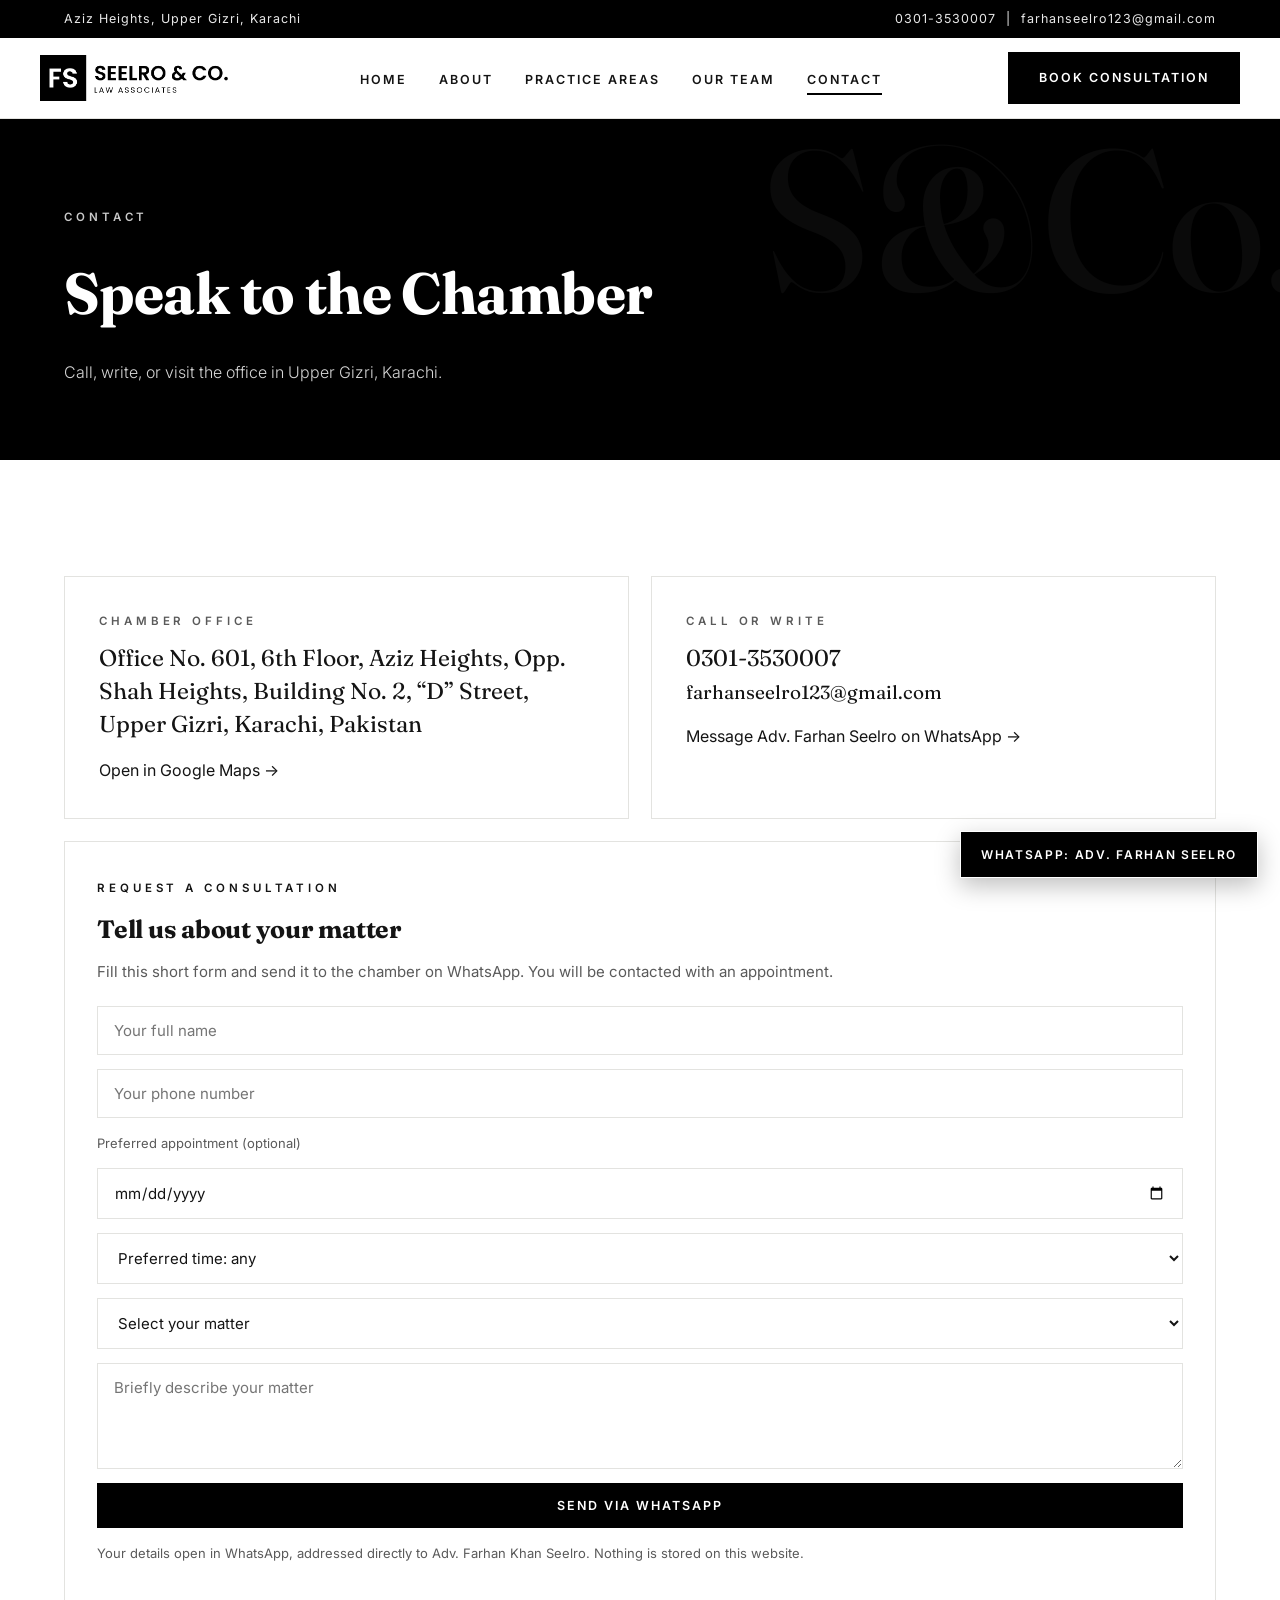
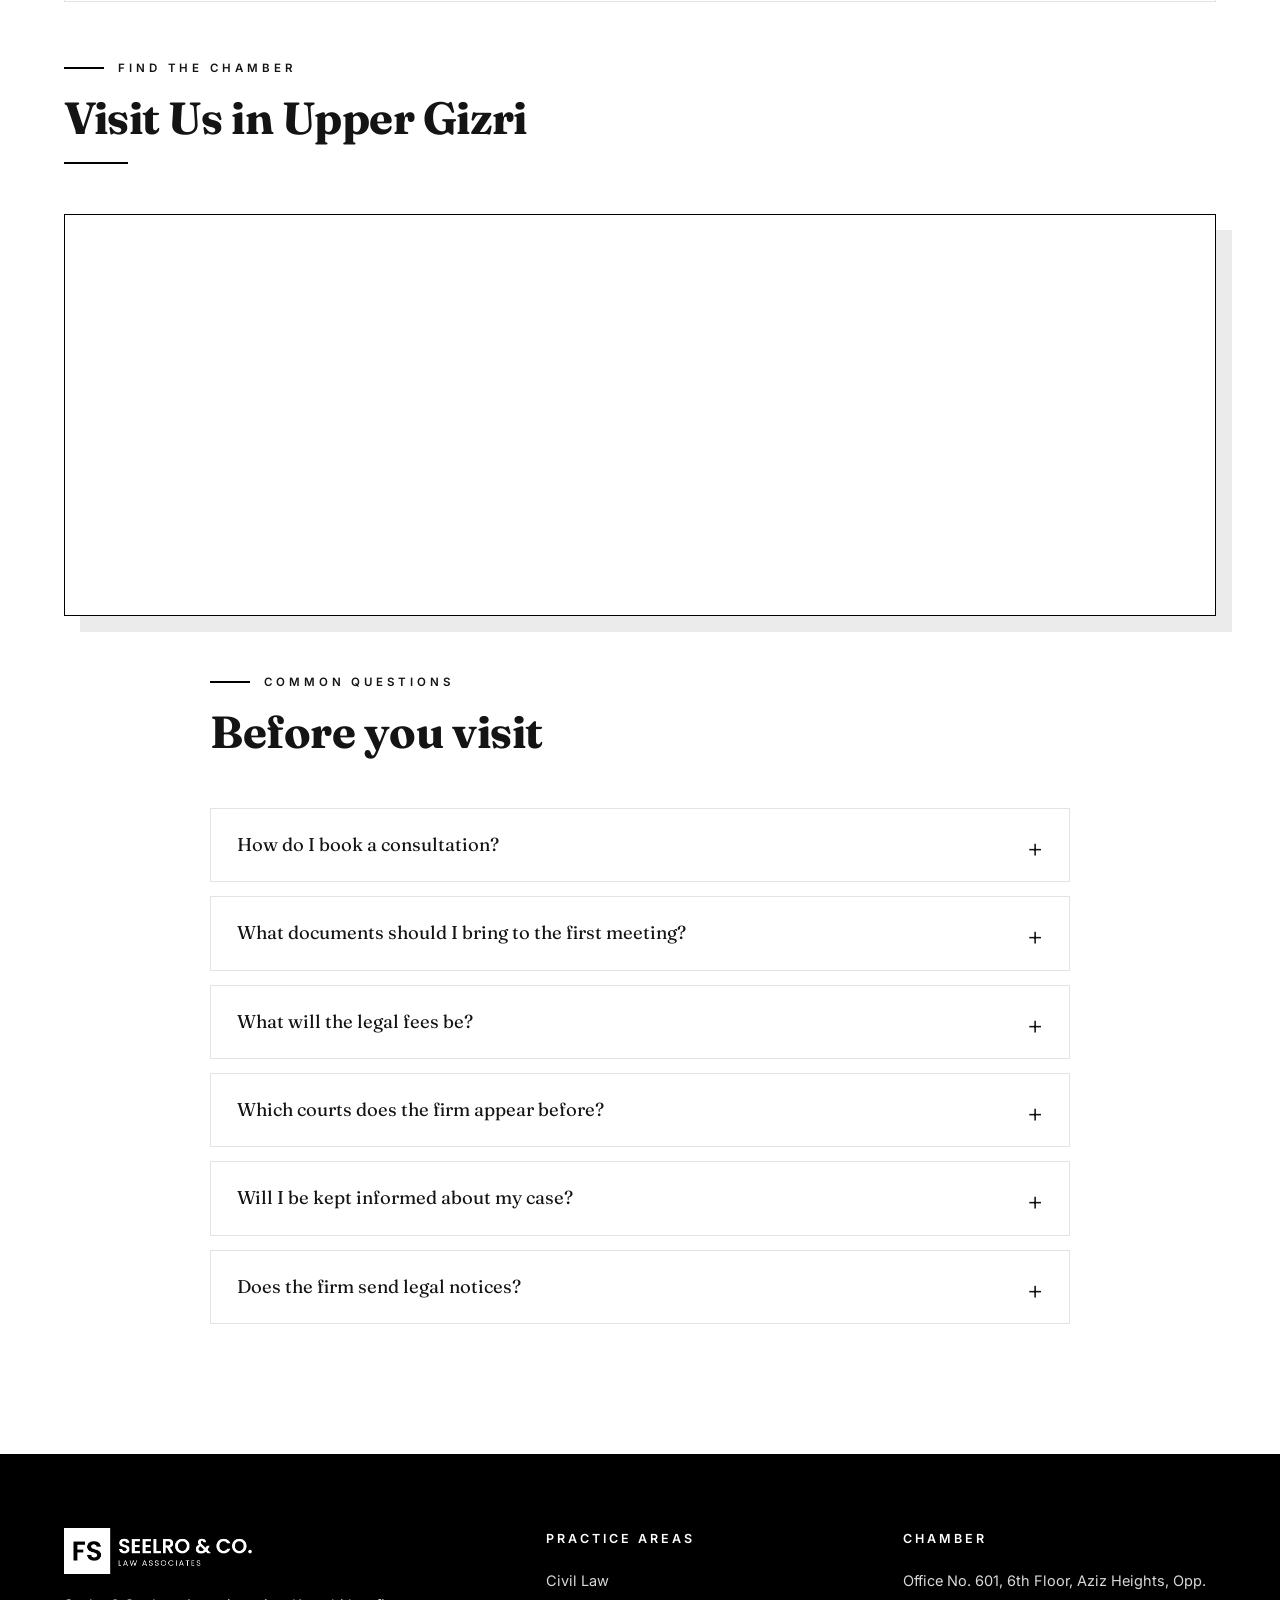
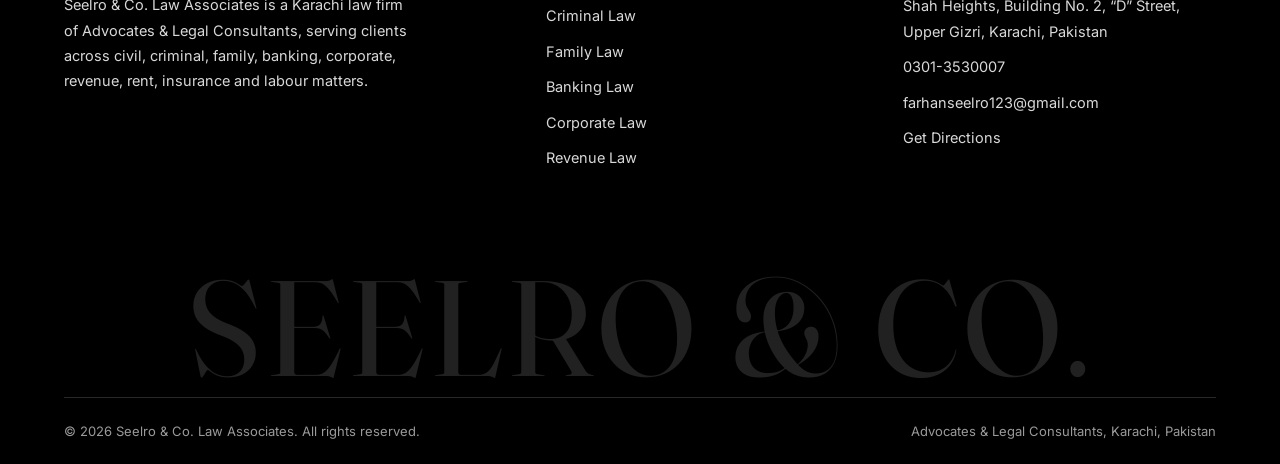
<file: contact.html>
<!DOCTYPE html>
<html lang="en">
<head>
<meta charset="UTF-8">
<meta name="viewport" content="width=device-width, initial-scale=1.0">
<title>Contact | Seelro & Co. Law Associates, Karachi</title>
<meta name="description" content="Contact Seelro & Co. Law Associates, Upper Gizri, Karachi. Call 0301-3530007, email farhanseelro123@gmail.com. Book a consultation.">
<link rel="canonical" href="https://taqi-kazmi44.github.io/seelro-co-law-associates/contact.html">
<meta property="og:type" content="website">
<meta property="og:title" content="Contact | Seelro & Co. Law Associates, Karachi">
<meta property="og:description" content="Contact Seelro & Co. Law Associates, Upper Gizri, Karachi. Call 0301-3530007, email farhanseelro123@gmail.com. Book a consultation.">
<meta property="og:image" content="https://taqi-kazmi44.github.io/seelro-co-law-associates/assets/img/share-farhan.jpg">
<link rel="preconnect" href="https://fonts.googleapis.com">
<link rel="preconnect" href="https://fonts.gstatic.com" crossorigin>
<link href="https://fonts.googleapis.com/css2?family=Fraunces:ital,opsz,wght@0,9..144,500;0,9..144,600;0,9..144,700;0,9..144,900;1,9..144,600&family=Inter:wght@300;400;500;600;700&display=swap" rel="stylesheet">
<link rel="stylesheet" href="assets/css/style.css">
</head>
<body>
<script type="application/ld+json">
{"@context":"https://schema.org","@type":"LegalService","name":"Seelro & Co. Law Associates","description":"Karachi law firm: Advocates and Legal Consultants for civil, criminal, family, banking, corporate, revenue, rent, insurance and labour law.","address":{"@type":"PostalAddress","streetAddress":"Office No. 601, 6th Floor, Aziz Heights, Opp. Shah Heights, Building No. 2, D Street, Upper Gizri","addressLocality":"Karachi","addressCountry":"PK"},"telephone":"+923013530007","email":"farhanseelro123@gmail.com","areaServed":"Pakistan","url":"https://taqi-kazmi44.github.io/seelro-co-law-associates/"}
</script><script type="application/ld+json">{"@context":"https://schema.org","@type":"FAQPage","mainEntity":[{"@type":"Question","name":"How do I book a consultation?","acceptedAnswer":{"@type":"Answer","text":"Call or WhatsApp the chamber on 0301-3530007, or send an email describing your matter in brief. You will be given an appointment at the Upper Gizri office."}},{"@type":"Question","name":"What documents should I bring to the first meeting?","acceptedAnswer":{"@type":"Answer","text":"Bring your CNIC and every paper connected with the matter: court notices, agreements, receipts, correspondence and any earlier orders. The more complete the file, the more accurate the first assessment."}},{"@type":"Question","name":"What will the legal fees be?","acceptedAnswer":{"@type":"Answer","text":"Fees depend on the nature and stage of the matter. They are discussed openly and agreed with you after the first assessment, before any filing is made. There are no hidden charges."}},{"@type":"Question","name":"Which courts does the firm appear before?","acceptedAnswer":{"@type":"Answer","text":"The chamber appears before the High Court and the subordinate courts, including district courts, banking courts, consumer courts and tribunals, according to the nature of the matter."}},{"@type":"Question","name":"Will I be kept informed about my case?","acceptedAnswer":{"@type":"Answer","text":"Yes. After every hearing you are told what happened, what was ordered and what the next date is, so your matter never moves without your knowledge."}},{"@type":"Question","name":"Does the firm send legal notices?","acceptedAnswer":{"@type":"Answer","text":"Yes. Where a matter can be resolved without litigation, the chamber drafts and serves a formal legal notice first, and proceeds to court only if the notice does not settle the matter."}}]}</script><div class="topline"><div class="wrap">
<span>Aziz Heights, Upper Gizri, Karachi</span>
<span><a href="tel:+923013530007">0301-3530007</a> &nbsp;|&nbsp; <a href="mailto:farhanseelro123@gmail.com">farhanseelro123@gmail.com</a></span>
</div></div>
<header>
<div class="wrap nav">
<a class="logo" href="index.html"><img src="assets/img/logo-dark.png" alt="Seelro &amp; Co. Law Associates"></a>
<ul><li><a href="index.html" class="">Home</a></li><li><a href="about.html" class="">About</a></li><li><a href="practice-areas.html" class="">Practice Areas</a></li><li><a href="team.html" class="">Our Team</a></li><li><a href="contact.html" class="active">Contact</a></li></ul>
<a class="btn solid" href="contact.html#consult">Book Consultation</a>
<button class="burger" aria-label="Menu">&#9776;</button>
</div>
</header>

<div class="pagehero"><div class="wrap">
<div class="kicker" style="color:#c9c9c9">Contact</div>
<h1>Speak to the Chamber</h1>
<p>Call, write, or visit the office in Upper Gizri, Karachi.</p>
</div></div>
<section>
<div class="wrap">
<div class="contact-grid">
<div class="contact-item rv">
<div class="kicker">Chamber Office</div>
<div class="big">Office No. 601, 6th Floor, Aziz Heights, Opp. Shah Heights, Building No. 2, &ldquo;D&rdquo; Street, Upper Gizri, Karachi, Pakistan</div>
<p style="margin-top:14px"><a href="https://www.google.com/maps/search/?api=1&query=Aziz+Heights+Upper+Gizri+Karachi" target="_blank" rel="noopener">Open in Google Maps &rarr;</a></p>
</div>
<div class="contact-item rv">
<div class="kicker">Call or Write</div>
<div class="big"><a href="tel:+923013530007">0301-3530007</a><br><a href="mailto:farhanseelro123@gmail.com" style="font-size:19px">farhanseelro123@gmail.com</a></div>
<p style="margin-top:14px"><a href="https://wa.me/923013530007" target="_blank" rel="noopener">Message Adv. Farhan Seelro on WhatsApp &rarr;</a></p>
</div>
</div>

<div id="consult" class="card rv" style="margin-top:22px">
<div class="kicker">Request a Consultation</div>
<h3 style="font-size:25px;margin:10px 0 8px">Tell us about your matter</h3>
<p style="margin-bottom:20px">Fill this short form and send it to the chamber on WhatsApp. You will be contacted with an appointment.</p>
<form class="consult" id="consultForm">
<input id="cf-name" type="text" placeholder="Your full name" required>
<input id="cf-phone" type="tel" placeholder="Your phone number" required>
<p style="font-size:13px;color:var(--grey)">Preferred appointment (optional)</p>
<input id="cf-date" type="date" aria-label="Preferred appointment date">
<select id="cf-time"><option value="">Preferred time: any</option><option>9:00 AM</option><option>10:00 AM</option><option>11:00 AM</option><option>12:00 PM</option><option>1:00 PM</option><option>2:00 PM</option><option>3:00 PM</option><option>4:00 PM</option><option>5:00 PM</option><option>6:00 PM</option><option>7:00 PM</option></select>
<select id="cf-area">
<option value="">Select your matter</option>
<option>Civil Law</option><option>Criminal Law</option><option>Family Law</option><option>Banking Law</option><option>Corporate Law</option><option>Revenue Law</option><option>Rent Law</option><option>Insurance Law</option><option>Labour Law</option>
<option>Other legal matter</option>
</select>
<textarea id="cf-msg" rows="4" placeholder="Briefly describe your matter"></textarea>
<button class="btn solid" type="submit">Send via WhatsApp</button>
<p style="font-size:13px;color:var(--grey)">Your details open in WhatsApp, addressed directly to Adv. Farhan Khan Seelro. Nothing is stored on this website.</p>
</form>
</div>

<div class="rv" style="margin-top:56px">
<div class="sec-head">
<div class="kicker">Find the Chamber</div>
<h2>Visit Us in Upper Gizri</h2>
<div class="rule"></div>
</div>
<div class="map-frame"><iframe title="Seelro and Co. Law Associates office location map" src="https://maps.google.com/maps?q=Aziz%20Heights%20Upper%20Gizri%20Karachi&t=&z=15&ie=UTF8&iwloc=&output=embed" loading="lazy"></iframe></div>
</div>

<div style="max-width:860px;margin:56px auto 0">
<div class="sec-head rv">
<div class="kicker">Common Questions</div>
<h2>Before you visit</h2>
</div>
<details class="rv"><summary>How do I book a consultation?</summary><div class="ans">Call or WhatsApp the chamber on 0301-3530007, or send an email describing your matter in brief. You will be given an appointment at the Upper Gizri office.</div></details>
<details class="rv"><summary>What documents should I bring to the first meeting?</summary><div class="ans">Bring your CNIC and every paper connected with the matter: court notices, agreements, receipts, correspondence and any earlier orders. The more complete the file, the more accurate the first assessment.</div></details>
<details class="rv"><summary>What will the legal fees be?</summary><div class="ans">Fees depend on the nature and stage of the matter. They are discussed openly and agreed with you after the first assessment, before any filing is made. There are no hidden charges.</div></details>
<details class="rv"><summary>Which courts does the firm appear before?</summary><div class="ans">The chamber appears before the High Court and the subordinate courts, including district courts, banking courts, consumer courts and tribunals, according to the nature of the matter.</div></details>
<details class="rv"><summary>Will I be kept informed about my case?</summary><div class="ans">Yes. After every hearing you are told what happened, what was ordered and what the next date is, so your matter never moves without your knowledge.</div></details>
<details class="rv"><summary>Does the firm send legal notices?</summary><div class="ans">Yes. Where a matter can be resolved without litigation, the chamber drafts and serves a formal legal notice first, and proceeds to court only if the notice does not settle the matter.</div></details>

</div>
</div>
</section>
<footer>
<div class="wrap">
<div class="cols">
<div>
<img class="logo" src="assets/img/logo-light.png" alt="Seelro &amp; Co. Law Associates">
<p style="font-size:14.5px;max-width:350px">Seelro &amp; Co. Law Associates is a Karachi law firm of Advocates &amp; Legal Consultants, serving clients across civil, criminal, family, banking, corporate, revenue, rent, insurance and labour matters.</p>
</div>
<div>
<h4>Practice Areas</h4>
<ul><li><a href="practice-areas.html">Civil Law</a></li><li><a href="practice-areas.html">Criminal Law</a></li><li><a href="practice-areas.html">Family Law</a></li><li><a href="practice-areas.html">Banking Law</a></li><li><a href="practice-areas.html">Corporate Law</a></li><li><a href="practice-areas.html">Revenue Law</a></li></ul>
</div>
<div>
<h4>Chamber</h4>
<ul>
<li>Office No. 601, 6th Floor, Aziz Heights, Opp. Shah Heights, Building No. 2, &ldquo;D&rdquo; Street, Upper Gizri, Karachi, Pakistan</li>
<li><a href="tel:+923013530007">0301-3530007</a></li>
<li><a href="mailto:farhanseelro123@gmail.com">farhanseelro123@gmail.com</a></li>
<li><a href="https://www.google.com/maps/search/?api=1&query=Aziz+Heights+Upper+Gizri+Karachi" target="_blank" rel="noopener">Get Directions</a></li>
</ul>
</div>
</div>
<div class="wordmark">SEELRO &amp; CO.</div>
<div class="fine">
<span>&copy; 2026 Seelro &amp; Co. Law Associates. All rights reserved.</span>
<span>Advocates &amp; Legal Consultants, Karachi, Pakistan</span>
</div>
</div>
</footer>
<a class="wa-float" href="https://wa.me/923013530007" target="_blank" rel="noopener">WhatsApp: Adv. Farhan Seelro</a>
<div class="callbar"><a href="tel:+923013530007">Call the Firm</a><a href="https://wa.me/923013530007" target="_blank" rel="noopener">WhatsApp Farhan Seelro</a></div>

<script>
var b=document.querySelector('.burger'),m=document.querySelector('.nav ul');
if(b){b.addEventListener('click',function(){m.classList.toggle('open')});}
var io=new IntersectionObserver(function(es){es.forEach(function(e){if(e.isIntersecting){e.target.classList.add('in');io.unobserve(e.target);}})},{threshold:.1});
document.querySelectorAll('.rv').forEach(function(el){io.observe(el);});
document.querySelectorAll('[data-copy]').forEach(function(el){el.addEventListener('click',function(ev){ev.preventDefault();var u=el.getAttribute('data-copy');if(navigator.clipboard){navigator.clipboard.writeText(u).then(function(){el.textContent='Link Copied';setTimeout(function(){el.textContent='Copy Link';},1800);});}});});
document.querySelectorAll('[data-share]').forEach(function(el){el.addEventListener('click',function(ev){ev.preventDefault();var u=el.getAttribute('data-share');if(navigator.share){navigator.share({title:document.title,text:document.title,url:u});}else if(navigator.clipboard){navigator.clipboard.writeText(u);el.textContent='Link Copied';}});});
var f=document.getElementById('consultForm');
if(f){f.addEventListener('submit',function(ev){ev.preventDefault();
var n=document.getElementById('cf-name').value.trim(),p=document.getElementById('cf-phone').value.trim(),
a=document.getElementById('cf-area').value,d=document.getElementById('cf-msg').value.trim();
var text='Consultation Request, Seelro & Co. Website%0AName: '+encodeURIComponent(n)+'%0APhone: '+encodeURIComponent(p)+'%0AMatter: '+encodeURIComponent(a)+'%0ADetails: '+encodeURIComponent(d);
var dt=document.getElementById('cf-date'),tm=document.getElementById('cf-time');if(dt&&tm&&(dt.value||tm.value)){text+='%0APreferred appointment: '+encodeURIComponent((dt.value||'')+' '+(tm.value||''));}window.open('https://wa.me/923013530007?text='+text,'_blank');});}
</script>

</body>
</html>
</file>
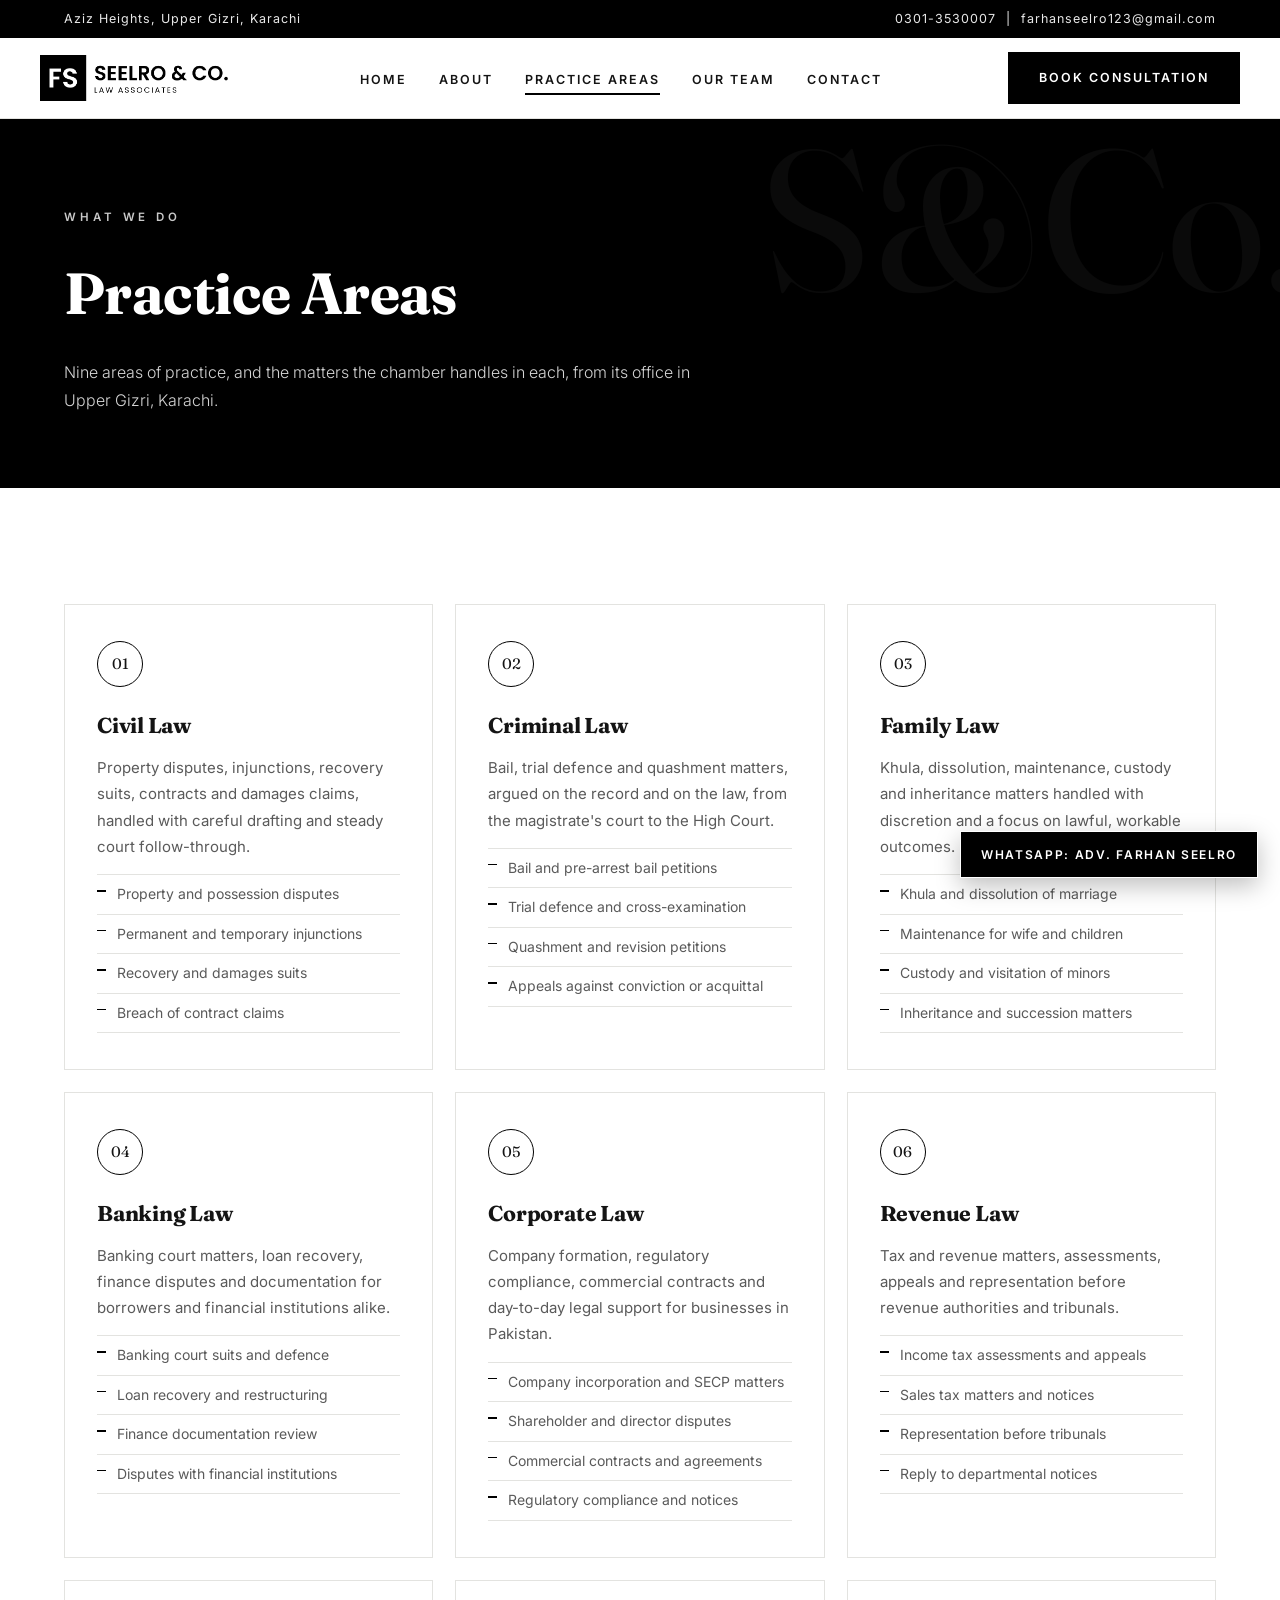
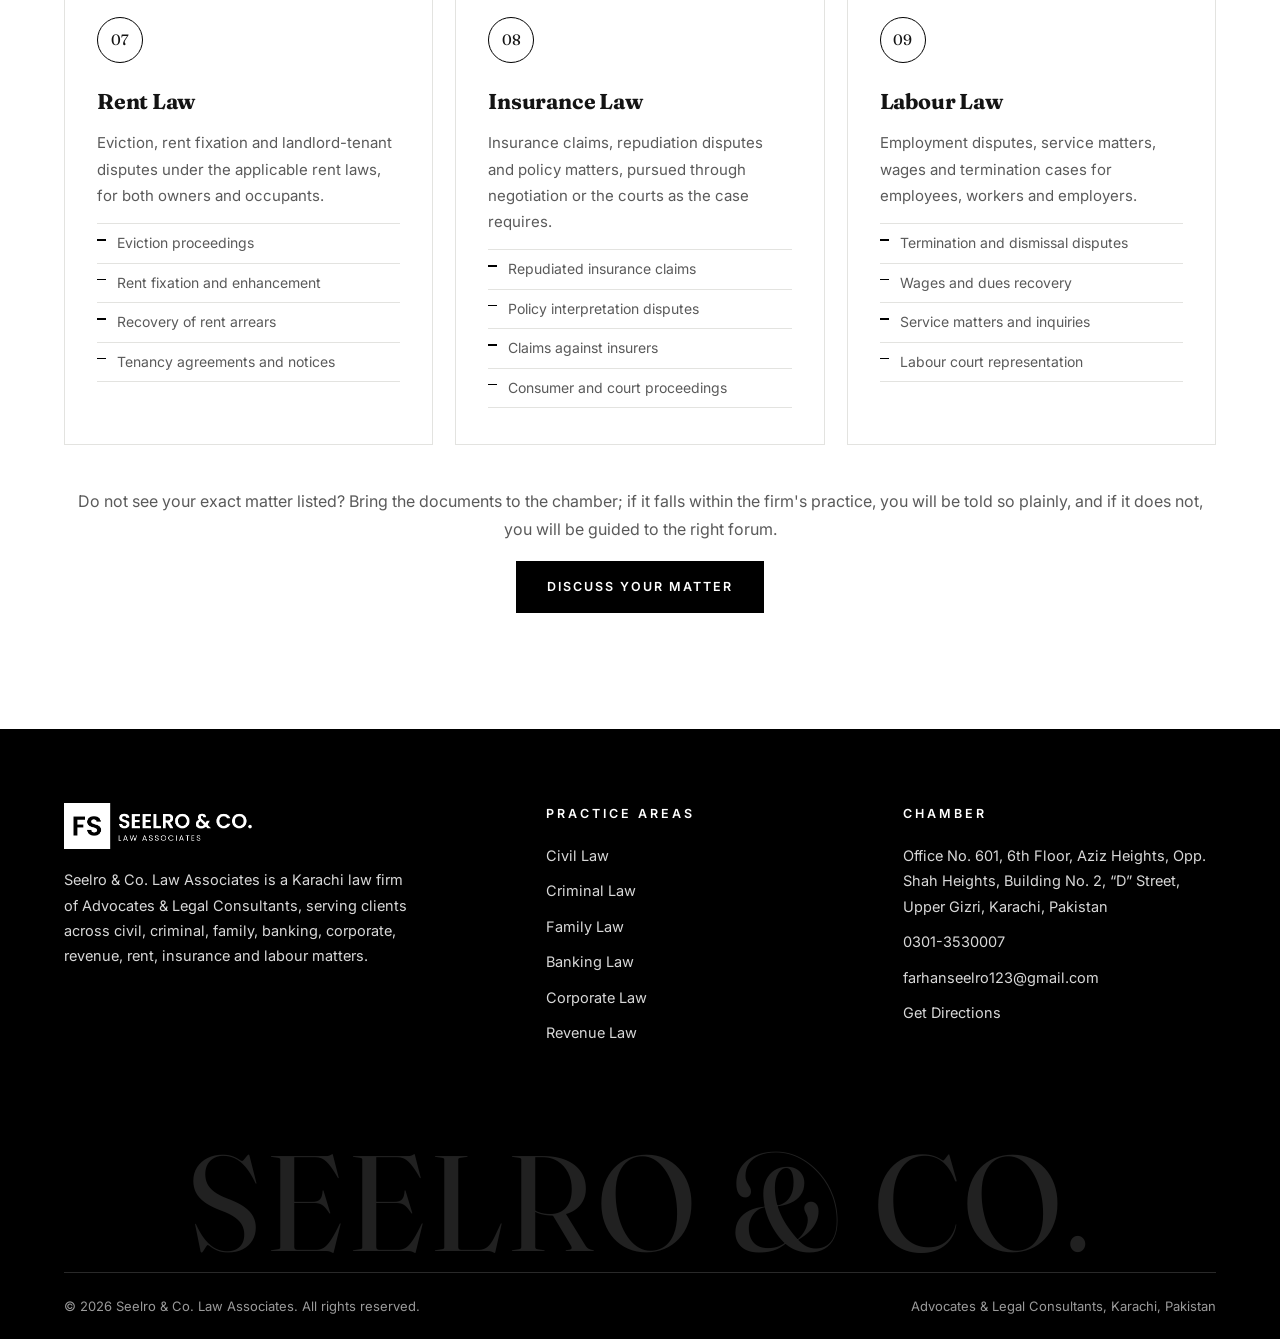
<file: practice-areas.html>
<!DOCTYPE html>
<html lang="en">
<head>
<meta charset="UTF-8">
<meta name="viewport" content="width=device-width, initial-scale=1.0">
<title>Practice Areas | Seelro & Co. Law Associates, Karachi</title>
<meta name="description" content="Practice areas of Seelro & Co. Law Associates, Karachi: civil, criminal, family, banking, corporate, revenue, rent, insurance and labour law, and the matters handled in each.">
<link rel="canonical" href="https://taqi-kazmi44.github.io/seelro-co-law-associates/practice-areas.html">
<meta property="og:type" content="website">
<meta property="og:title" content="Practice Areas | Seelro & Co. Law Associates, Karachi">
<meta property="og:description" content="Practice areas of Seelro & Co. Law Associates, Karachi: civil, criminal, family, banking, corporate, revenue, rent, insurance and labour law, and the matters handled in each.">
<meta property="og:image" content="https://taqi-kazmi44.github.io/seelro-co-law-associates/assets/img/share-farhan.jpg">
<link rel="preconnect" href="https://fonts.googleapis.com">
<link rel="preconnect" href="https://fonts.gstatic.com" crossorigin>
<link href="https://fonts.googleapis.com/css2?family=Fraunces:ital,opsz,wght@0,9..144,500;0,9..144,600;0,9..144,700;0,9..144,900;1,9..144,600&family=Inter:wght@300;400;500;600;700&display=swap" rel="stylesheet">
<link rel="stylesheet" href="assets/css/style.css">
</head>
<body>
<div class="topline"><div class="wrap">
<span>Aziz Heights, Upper Gizri, Karachi</span>
<span><a href="tel:+923013530007">0301-3530007</a> &nbsp;|&nbsp; <a href="mailto:farhanseelro123@gmail.com">farhanseelro123@gmail.com</a></span>
</div></div>
<header>
<div class="wrap nav">
<a class="logo" href="index.html"><img src="assets/img/logo-dark.png" alt="Seelro &amp; Co. Law Associates"></a>
<ul><li><a href="index.html" class="">Home</a></li><li><a href="about.html" class="">About</a></li><li><a href="practice-areas.html" class="active">Practice Areas</a></li><li><a href="team.html" class="">Our Team</a></li><li><a href="contact.html" class="">Contact</a></li></ul>
<a class="btn solid" href="contact.html#consult">Book Consultation</a>
<button class="burger" aria-label="Menu">&#9776;</button>
</div>
</header>

<div class="pagehero"><div class="wrap">
<div class="kicker" style="color:#c9c9c9">What We Do</div>
<h1>Practice Areas</h1>
<p>Nine areas of practice, and the matters the chamber handles in each, from its office in Upper Gizri, Karachi.</p>
</div></div>
<section>
<div class="wrap">
<div class="grid c3"><div class="card rv"><div class="num">01</div><h3>Civil Law</h3><p>Property disputes, injunctions, recovery suits, contracts and damages claims, handled with careful drafting and steady court follow-through.</p><ul><li>Property and possession disputes</li><li>Permanent and temporary injunctions</li><li>Recovery and damages suits</li><li>Breach of contract claims</li></ul></div>
<div class="card rv"><div class="num">02</div><h3>Criminal Law</h3><p>Bail, trial defence and quashment matters, argued on the record and on the law, from the magistrate's court to the High Court.</p><ul><li>Bail and pre-arrest bail petitions</li><li>Trial defence and cross-examination</li><li>Quashment and revision petitions</li><li>Appeals against conviction or acquittal</li></ul></div>
<div class="card rv"><div class="num">03</div><h3>Family Law</h3><p>Khula, dissolution, maintenance, custody and inheritance matters handled with discretion and a focus on lawful, workable outcomes.</p><ul><li>Khula and dissolution of marriage</li><li>Maintenance for wife and children</li><li>Custody and visitation of minors</li><li>Inheritance and succession matters</li></ul></div>
<div class="card rv"><div class="num">04</div><h3>Banking Law</h3><p>Banking court matters, loan recovery, finance disputes and documentation for borrowers and financial institutions alike.</p><ul><li>Banking court suits and defence</li><li>Loan recovery and restructuring</li><li>Finance documentation review</li><li>Disputes with financial institutions</li></ul></div>
<div class="card rv"><div class="num">05</div><h3>Corporate Law</h3><p>Company formation, regulatory compliance, commercial contracts and day-to-day legal support for businesses in Pakistan.</p><ul><li>Company incorporation and SECP matters</li><li>Shareholder and director disputes</li><li>Commercial contracts and agreements</li><li>Regulatory compliance and notices</li></ul></div>
<div class="card rv"><div class="num">06</div><h3>Revenue Law</h3><p>Tax and revenue matters, assessments, appeals and representation before revenue authorities and tribunals.</p><ul><li>Income tax assessments and appeals</li><li>Sales tax matters and notices</li><li>Representation before tribunals</li><li>Reply to departmental notices</li></ul></div>
<div class="card rv"><div class="num">07</div><h3>Rent Law</h3><p>Eviction, rent fixation and landlord-tenant disputes under the applicable rent laws, for both owners and occupants.</p><ul><li>Eviction proceedings</li><li>Rent fixation and enhancement</li><li>Recovery of rent arrears</li><li>Tenancy agreements and notices</li></ul></div>
<div class="card rv"><div class="num">08</div><h3>Insurance Law</h3><p>Insurance claims, repudiation disputes and policy matters, pursued through negotiation or the courts as the case requires.</p><ul><li>Repudiated insurance claims</li><li>Policy interpretation disputes</li><li>Claims against insurers</li><li>Consumer and court proceedings</li></ul></div>
<div class="card rv"><div class="num">09</div><h3>Labour Law</h3><p>Employment disputes, service matters, wages and termination cases for employees, workers and employers.</p><ul><li>Termination and dismissal disputes</li><li>Wages and dues recovery</li><li>Service matters and inquiries</li><li>Labour court representation</li></ul></div>
</div>
<div style="text-align:center;margin-top:42px">
<p style="color:var(--grey);margin-bottom:18px">Do not see your exact matter listed? Bring the documents to the chamber; if it falls within the firm's practice, you will be told so plainly, and if it does not, you will be guided to the right forum.</p>
<a class="btn solid" href="contact.html#consult">Discuss Your Matter</a>
</div>
</div>
</section>
<footer>
<div class="wrap">
<div class="cols">
<div>
<img class="logo" src="assets/img/logo-light.png" alt="Seelro &amp; Co. Law Associates">
<p style="font-size:14.5px;max-width:350px">Seelro &amp; Co. Law Associates is a Karachi law firm of Advocates &amp; Legal Consultants, serving clients across civil, criminal, family, banking, corporate, revenue, rent, insurance and labour matters.</p>
</div>
<div>
<h4>Practice Areas</h4>
<ul><li><a href="practice-areas.html">Civil Law</a></li><li><a href="practice-areas.html">Criminal Law</a></li><li><a href="practice-areas.html">Family Law</a></li><li><a href="practice-areas.html">Banking Law</a></li><li><a href="practice-areas.html">Corporate Law</a></li><li><a href="practice-areas.html">Revenue Law</a></li></ul>
</div>
<div>
<h4>Chamber</h4>
<ul>
<li>Office No. 601, 6th Floor, Aziz Heights, Opp. Shah Heights, Building No. 2, &ldquo;D&rdquo; Street, Upper Gizri, Karachi, Pakistan</li>
<li><a href="tel:+923013530007">0301-3530007</a></li>
<li><a href="mailto:farhanseelro123@gmail.com">farhanseelro123@gmail.com</a></li>
<li><a href="https://www.google.com/maps/search/?api=1&query=Aziz+Heights+Upper+Gizri+Karachi" target="_blank" rel="noopener">Get Directions</a></li>
</ul>
</div>
</div>
<div class="wordmark">SEELRO &amp; CO.</div>
<div class="fine">
<span>&copy; 2026 Seelro &amp; Co. Law Associates. All rights reserved.</span>
<span>Advocates &amp; Legal Consultants, Karachi, Pakistan</span>
</div>
</div>
</footer>
<a class="wa-float" href="https://wa.me/923013530007" target="_blank" rel="noopener">WhatsApp: Adv. Farhan Seelro</a>
<div class="callbar"><a href="tel:+923013530007">Call the Firm</a><a href="https://wa.me/923013530007" target="_blank" rel="noopener">WhatsApp Farhan Seelro</a></div>

<script>
var b=document.querySelector('.burger'),m=document.querySelector('.nav ul');
if(b){b.addEventListener('click',function(){m.classList.toggle('open')});}
var io=new IntersectionObserver(function(es){es.forEach(function(e){if(e.isIntersecting){e.target.classList.add('in');io.unobserve(e.target);}})},{threshold:.1});
document.querySelectorAll('.rv').forEach(function(el){io.observe(el);});
document.querySelectorAll('[data-copy]').forEach(function(el){el.addEventListener('click',function(ev){ev.preventDefault();var u=el.getAttribute('data-copy');if(navigator.clipboard){navigator.clipboard.writeText(u).then(function(){el.textContent='Link Copied';setTimeout(function(){el.textContent='Copy Link';},1800);});}});});
document.querySelectorAll('[data-share]').forEach(function(el){el.addEventListener('click',function(ev){ev.preventDefault();var u=el.getAttribute('data-share');if(navigator.share){navigator.share({title:document.title,text:document.title,url:u});}else if(navigator.clipboard){navigator.clipboard.writeText(u);el.textContent='Link Copied';}});});
var f=document.getElementById('consultForm');
if(f){f.addEventListener('submit',function(ev){ev.preventDefault();
var n=document.getElementById('cf-name').value.trim(),p=document.getElementById('cf-phone').value.trim(),
a=document.getElementById('cf-area').value,d=document.getElementById('cf-msg').value.trim();
var text='Consultation Request, Seelro & Co. Website%0AName: '+encodeURIComponent(n)+'%0APhone: '+encodeURIComponent(p)+'%0AMatter: '+encodeURIComponent(a)+'%0ADetails: '+encodeURIComponent(d);
var dt=document.getElementById('cf-date'),tm=document.getElementById('cf-time');if(dt&&tm&&(dt.value||tm.value)){text+='%0APreferred appointment: '+encodeURIComponent((dt.value||'')+' '+(tm.value||''));}window.open('https://wa.me/923013530007?text='+text,'_blank');});}
</script>

</body>
</html>
</file>
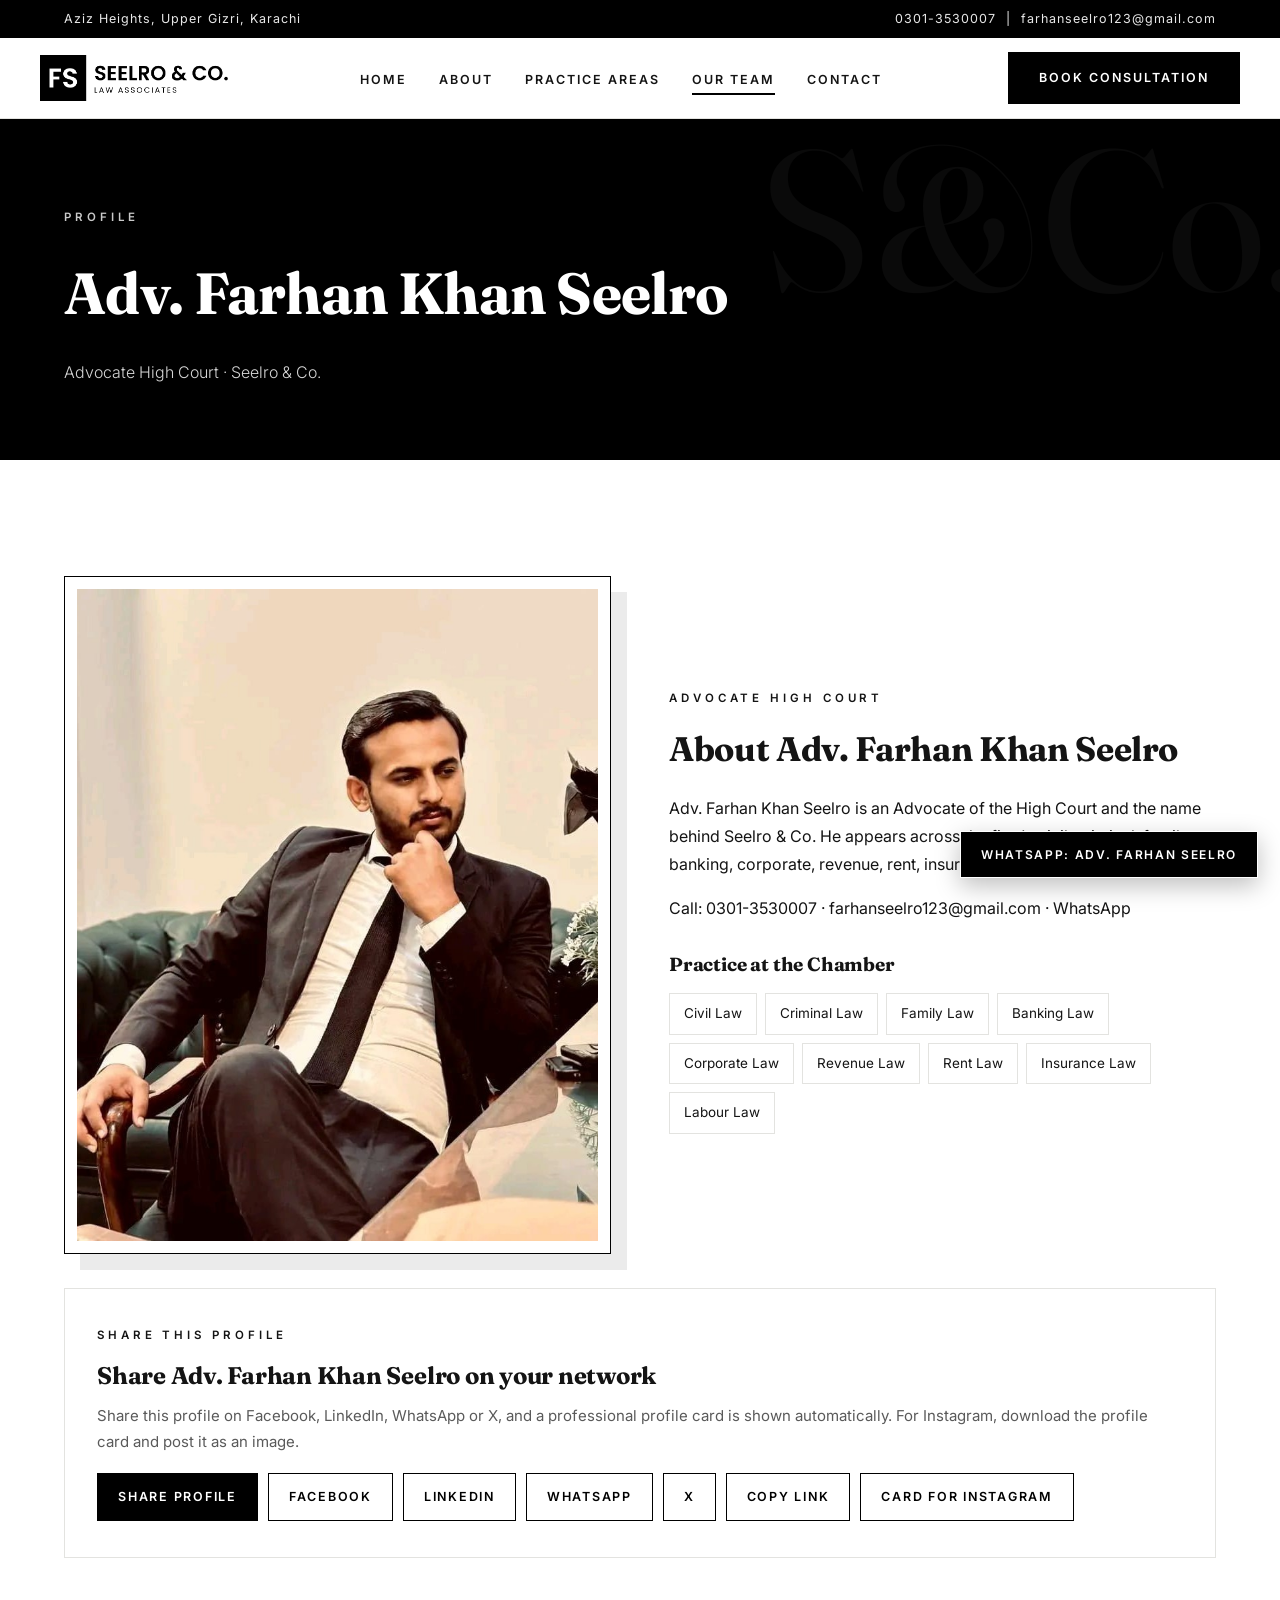
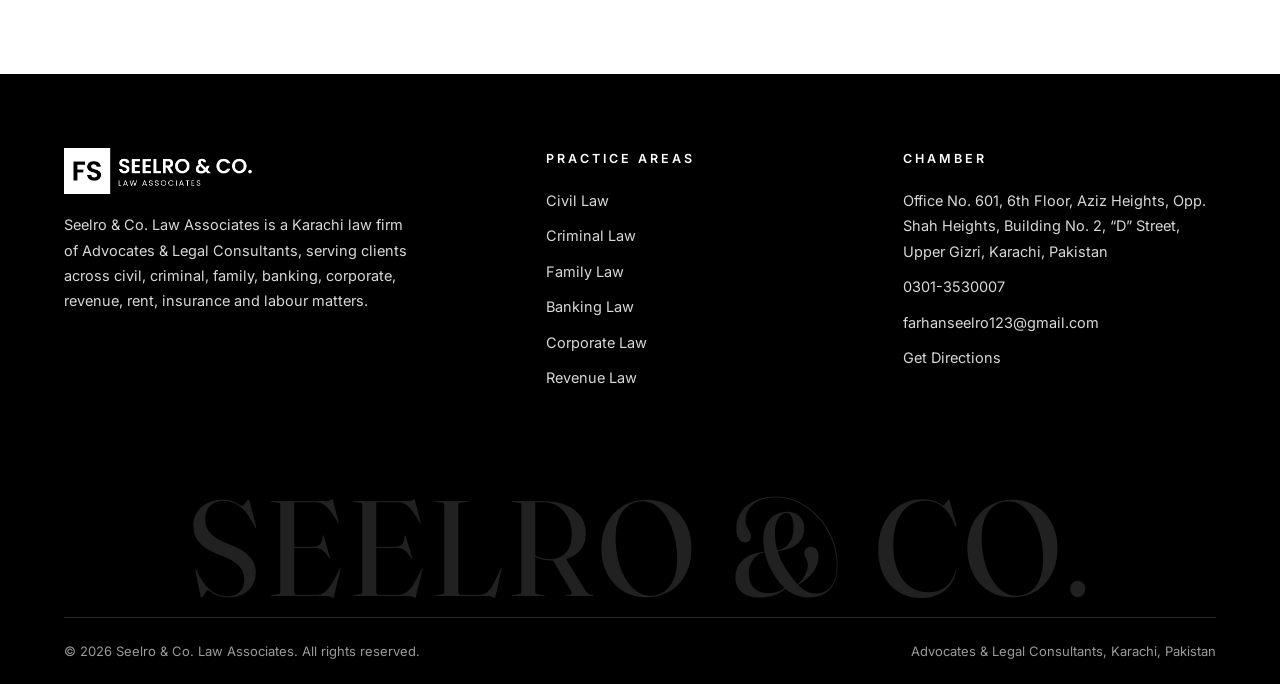
<file: profile-farhan.html>
<!DOCTYPE html>
<html lang="en">
<head>
<meta charset="UTF-8">
<meta name="viewport" content="width=device-width, initial-scale=1.0">
<title>Adv. Farhan Khan Seelro | Advocate High Court | Seelro & Co. Law Associates, Karachi</title>
<meta name="description" content="Profile of Adv. Farhan Khan Seelro, Advocate High Court at Seelro & Co. Law Associates, Advocates and Legal Consultants, Upper Gizri, Karachi. Call 0301-3530007.">
<link rel="canonical" href="https://taqi-kazmi44.github.io/seelro-co-law-associates/profile-farhan.html">
<meta property="og:type" content="profile">
<meta property="og:title" content="Adv. Farhan Khan Seelro | Advocate High Court | Seelro & Co. Law Associates, Karachi">
<meta property="og:description" content="Profile of Adv. Farhan Khan Seelro, Advocate High Court at Seelro & Co. Law Associates, Advocates and Legal Consultants, Upper Gizri, Karachi. Call 0301-3530007.">
<meta property="og:image" content="https://taqi-kazmi44.github.io/seelro-co-law-associates/assets/img/share-farhan.jpg">
<link rel="preconnect" href="https://fonts.googleapis.com">
<link rel="preconnect" href="https://fonts.gstatic.com" crossorigin>
<link href="https://fonts.googleapis.com/css2?family=Fraunces:ital,opsz,wght@0,9..144,500;0,9..144,600;0,9..144,700;0,9..144,900;1,9..144,600&family=Inter:wght@300;400;500;600;700&display=swap" rel="stylesheet">
<link rel="stylesheet" href="assets/css/style.css">
</head>
<body>
<script type="application/ld+json">
{"@context":"https://schema.org","@type":"LegalService","name":"Seelro & Co. Law Associates","description":"Karachi law firm: Advocates and Legal Consultants for civil, criminal, family, banking, corporate, revenue, rent, insurance and labour law.","address":{"@type":"PostalAddress","streetAddress":"Office No. 601, 6th Floor, Aziz Heights, Opp. Shah Heights, Building No. 2, D Street, Upper Gizri","addressLocality":"Karachi","addressCountry":"PK"},"telephone":"+923013530007","email":"farhanseelro123@gmail.com","areaServed":"Pakistan","url":"https://taqi-kazmi44.github.io/seelro-co-law-associates/"}
</script><div class="topline"><div class="wrap">
<span>Aziz Heights, Upper Gizri, Karachi</span>
<span><a href="tel:+923013530007">0301-3530007</a> &nbsp;|&nbsp; <a href="mailto:farhanseelro123@gmail.com">farhanseelro123@gmail.com</a></span>
</div></div>
<header>
<div class="wrap nav">
<a class="logo" href="index.html"><img src="assets/img/logo-dark.png" alt="Seelro &amp; Co. Law Associates"></a>
<ul><li><a href="index.html" class="">Home</a></li><li><a href="about.html" class="">About</a></li><li><a href="practice-areas.html" class="">Practice Areas</a></li><li><a href="team.html" class="active">Our Team</a></li><li><a href="contact.html" class="">Contact</a></li></ul>
<a class="btn solid" href="contact.html#consult">Book Consultation</a>
<button class="burger" aria-label="Menu">&#9776;</button>
</div>
</header>

<div class="pagehero"><div class="wrap">
<div class="kicker" style="color:#c9c9c9">Profile</div>
<h1>Adv. Farhan Khan Seelro</h1>
<p>Advocate High Court &middot; Seelro &amp; Co.</p>
</div></div>
<section>
<div class="wrap">
<div class="split">
<div class="frame rv"><img src="assets/img/farhan-seelro-portrait.jpg" alt="Adv. Farhan Khan Seelro, Advocate High Court, Seelro & Co. Law Associates"></div>
<div class="rv">
<div class="kicker">Advocate High Court</div>
<h2 style="font-size:34px;margin:12px 0 14px">About Adv. Farhan Khan Seelro</h2>
<p>Adv. Farhan Khan Seelro is an Advocate of the High Court and the name behind Seelro &amp; Co. He appears across the firm's civil, criminal, family, banking, corporate, revenue, rent, insurance and labour practice.</p>
<p style="margin-top:16px">Call: <a href="tel:+923013530007">0301-3530007</a> &middot; <a href="mailto:farhanseelro123@gmail.com">farhanseelro123@gmail.com</a> &middot; <a href="https://wa.me/923013530007" target="_blank" rel="noopener">WhatsApp</a></p>
<h3 style="font-size:19px;margin:26px 0 12px">Practice at the Chamber</h3>
<div><span class="chip">Civil Law</span><span class="chip">Criminal Law</span><span class="chip">Family Law</span><span class="chip">Banking Law</span><span class="chip">Corporate Law</span><span class="chip">Revenue Law</span><span class="chip">Rent Law</span><span class="chip">Insurance Law</span><span class="chip">Labour Law</span></div>
</div>
</div>
<div class="card rv" style="margin-top:34px">
<div class="kicker">Share This Profile</div>
<h3 style="font-size:24px;margin:10px 0 6px">Share Adv. Farhan Khan Seelro on your network</h3>
<p>Share this profile on Facebook, LinkedIn, WhatsApp or X, and a professional profile card is shown automatically. For Instagram, download the profile card and post it as an image.</p>
<div class="share-bar">
<a class="sbtn dark" href="#" data-share="https://taqi-kazmi44.github.io/seelro-co-law-associates/profile-farhan.html">Share Profile</a>
<a class="sbtn" target="_blank" rel="noopener" href="https://www.facebook.com/sharer/sharer.php?u=https%3A//taqi-kazmi44.github.io/seelro-co-law-associates/profile-farhan.html">Facebook</a>
<a class="sbtn" target="_blank" rel="noopener" href="https://www.linkedin.com/sharing/share-offsite/?url=https%3A//taqi-kazmi44.github.io/seelro-co-law-associates/profile-farhan.html">LinkedIn</a>
<a class="sbtn" target="_blank" rel="noopener" href="https://wa.me/?text=Adv.%20Farhan%20Khan%20Seelro%2C%20Advocate%20High%20Court%2C%20Seelro%20%26%20Co.%20Law%20Associates%2C%20Karachi.%20https%3A//taqi-kazmi44.github.io/seelro-co-law-associates/profile-farhan.html">WhatsApp</a>
<a class="sbtn" target="_blank" rel="noopener" href="https://twitter.com/intent/tweet?text=Adv.%20Farhan%20Khan%20Seelro%2C%20Advocate%20High%20Court%2C%20Seelro%20%26%20Co.%20Law%20Associates%2C%20Karachi.%20https%3A//taqi-kazmi44.github.io/seelro-co-law-associates/profile-farhan.html">X</a>
<a class="sbtn" href="#" data-copy="https://taqi-kazmi44.github.io/seelro-co-law-associates/profile-farhan.html">Copy Link</a>
<a class="sbtn" href="assets/img/share-farhan.jpg" download>Card for Instagram</a>
</div>
</div>
</div>
</section>
<footer>
<div class="wrap">
<div class="cols">
<div>
<img class="logo" src="assets/img/logo-light.png" alt="Seelro &amp; Co. Law Associates">
<p style="font-size:14.5px;max-width:350px">Seelro &amp; Co. Law Associates is a Karachi law firm of Advocates &amp; Legal Consultants, serving clients across civil, criminal, family, banking, corporate, revenue, rent, insurance and labour matters.</p>
</div>
<div>
<h4>Practice Areas</h4>
<ul><li><a href="practice-areas.html">Civil Law</a></li><li><a href="practice-areas.html">Criminal Law</a></li><li><a href="practice-areas.html">Family Law</a></li><li><a href="practice-areas.html">Banking Law</a></li><li><a href="practice-areas.html">Corporate Law</a></li><li><a href="practice-areas.html">Revenue Law</a></li></ul>
</div>
<div>
<h4>Chamber</h4>
<ul>
<li>Office No. 601, 6th Floor, Aziz Heights, Opp. Shah Heights, Building No. 2, &ldquo;D&rdquo; Street, Upper Gizri, Karachi, Pakistan</li>
<li><a href="tel:+923013530007">0301-3530007</a></li>
<li><a href="mailto:farhanseelro123@gmail.com">farhanseelro123@gmail.com</a></li>
<li><a href="https://www.google.com/maps/search/?api=1&query=Aziz+Heights+Upper+Gizri+Karachi" target="_blank" rel="noopener">Get Directions</a></li>
</ul>
</div>
</div>
<div class="wordmark">SEELRO &amp; CO.</div>
<div class="fine">
<span>&copy; 2026 Seelro &amp; Co. Law Associates. All rights reserved.</span>
<span>Advocates &amp; Legal Consultants, Karachi, Pakistan</span>
</div>
</div>
</footer>
<a class="wa-float" href="https://wa.me/923013530007" target="_blank" rel="noopener">WhatsApp: Adv. Farhan Seelro</a>
<div class="callbar"><a href="tel:+923013530007">Call the Firm</a><a href="https://wa.me/923013530007" target="_blank" rel="noopener">WhatsApp Farhan Seelro</a></div>

<script>
var b=document.querySelector('.burger'),m=document.querySelector('.nav ul');
if(b){b.addEventListener('click',function(){m.classList.toggle('open')});}
var io=new IntersectionObserver(function(es){es.forEach(function(e){if(e.isIntersecting){e.target.classList.add('in');io.unobserve(e.target);}})},{threshold:.1});
document.querySelectorAll('.rv').forEach(function(el){io.observe(el);});
document.querySelectorAll('[data-copy]').forEach(function(el){el.addEventListener('click',function(ev){ev.preventDefault();var u=el.getAttribute('data-copy');if(navigator.clipboard){navigator.clipboard.writeText(u).then(function(){el.textContent='Link Copied';setTimeout(function(){el.textContent='Copy Link';},1800);});}});});
document.querySelectorAll('[data-share]').forEach(function(el){el.addEventListener('click',function(ev){ev.preventDefault();var u=el.getAttribute('data-share');if(navigator.share){navigator.share({title:document.title,text:document.title,url:u});}else if(navigator.clipboard){navigator.clipboard.writeText(u);el.textContent='Link Copied';}});});
var f=document.getElementById('consultForm');
if(f){f.addEventListener('submit',function(ev){ev.preventDefault();
var n=document.getElementById('cf-name').value.trim(),p=document.getElementById('cf-phone').value.trim(),
a=document.getElementById('cf-area').value,d=document.getElementById('cf-msg').value.trim();
var text='Consultation Request, Seelro & Co. Website%0AName: '+encodeURIComponent(n)+'%0APhone: '+encodeURIComponent(p)+'%0AMatter: '+encodeURIComponent(a)+'%0ADetails: '+encodeURIComponent(d);
var dt=document.getElementById('cf-date'),tm=document.getElementById('cf-time');if(dt&&tm&&(dt.value||tm.value)){text+='%0APreferred appointment: '+encodeURIComponent((dt.value||'')+' '+(tm.value||''));}window.open('https://wa.me/923013530007?text='+text,'_blank');});}
</script>

</body>
</html>
</file>
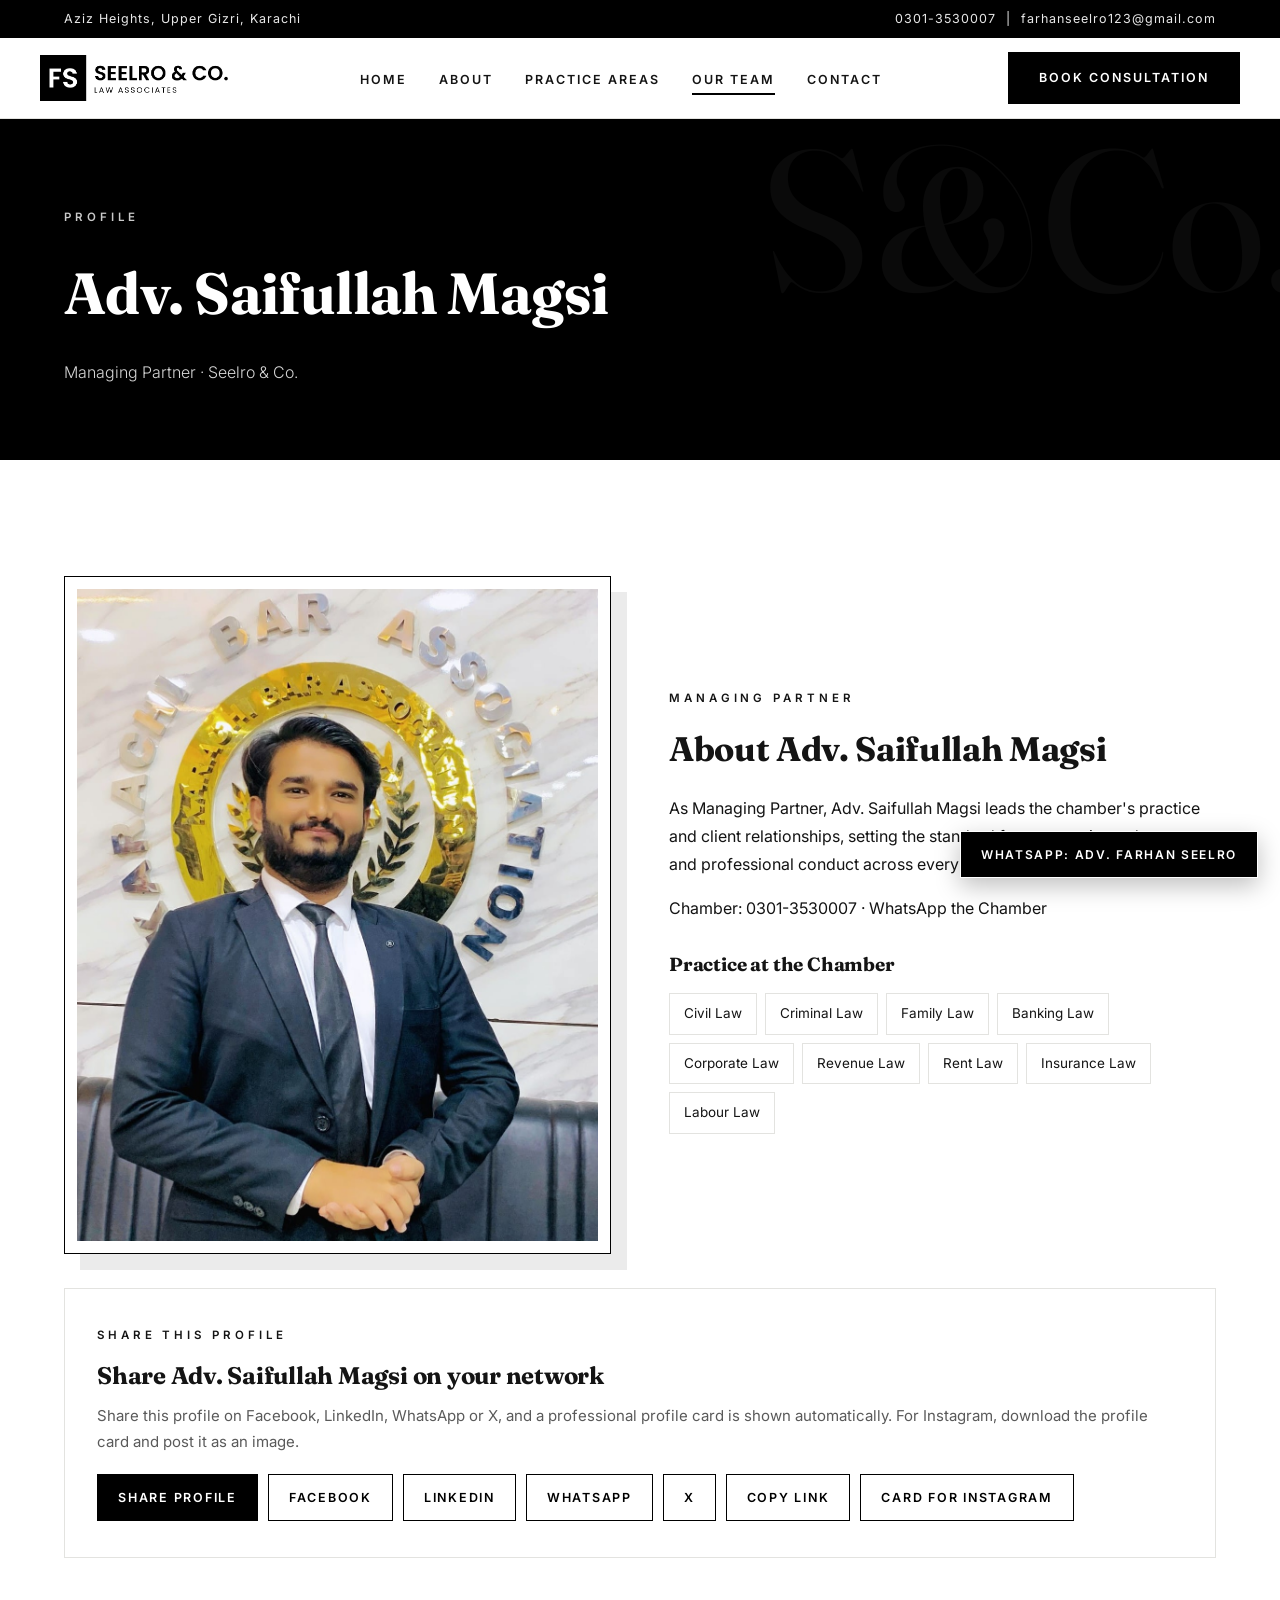
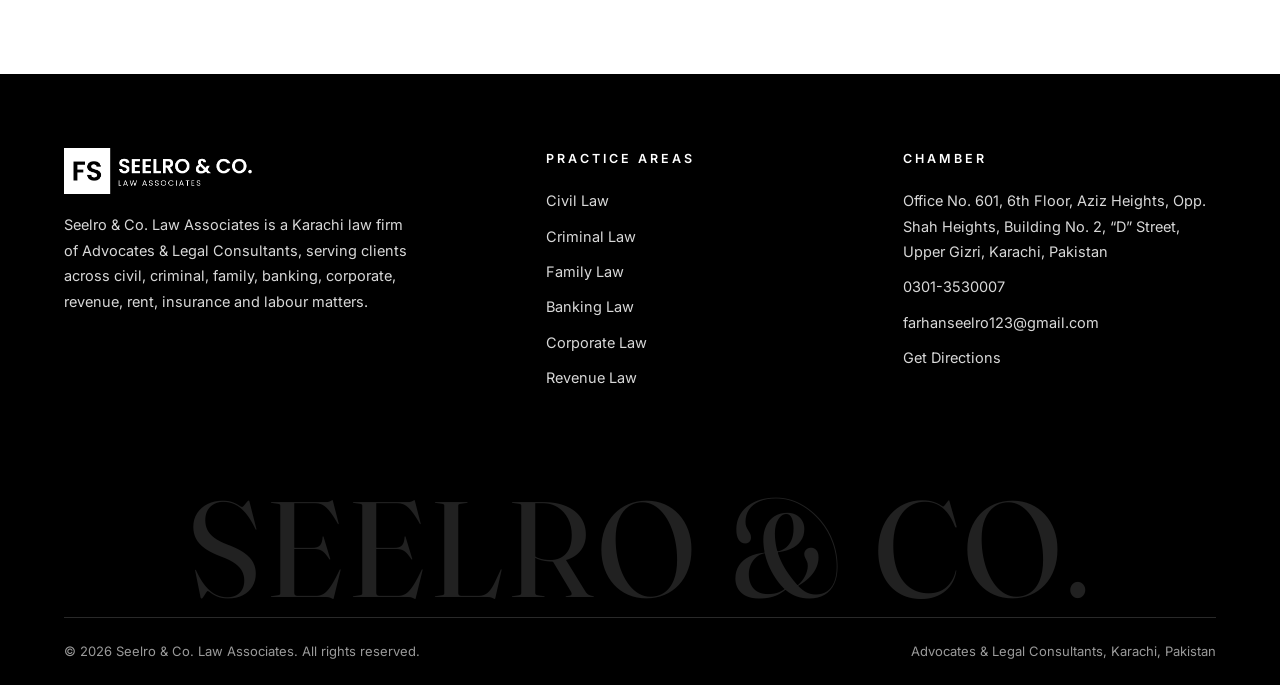
<file: profile-magsi.html>
<!DOCTYPE html>
<html lang="en">
<head>
<meta charset="UTF-8">
<meta name="viewport" content="width=device-width, initial-scale=1.0">
<title>Adv. Saifullah Magsi | Managing Partner | Seelro & Co. Law Associates, Karachi</title>
<meta name="description" content="Profile of Adv. Saifullah Magsi, Managing Partner at Seelro & Co. Law Associates, Advocates and Legal Consultants, Upper Gizri, Karachi. Call 0301-3530007.">
<link rel="canonical" href="https://taqi-kazmi44.github.io/seelro-co-law-associates/profile-magsi.html">
<meta property="og:type" content="profile">
<meta property="og:title" content="Adv. Saifullah Magsi | Managing Partner | Seelro & Co. Law Associates, Karachi">
<meta property="og:description" content="Profile of Adv. Saifullah Magsi, Managing Partner at Seelro & Co. Law Associates, Advocates and Legal Consultants, Upper Gizri, Karachi. Call 0301-3530007.">
<meta property="og:image" content="https://taqi-kazmi44.github.io/seelro-co-law-associates/assets/img/share-magsi.jpg">
<link rel="preconnect" href="https://fonts.googleapis.com">
<link rel="preconnect" href="https://fonts.gstatic.com" crossorigin>
<link href="https://fonts.googleapis.com/css2?family=Fraunces:ital,opsz,wght@0,9..144,500;0,9..144,600;0,9..144,700;0,9..144,900;1,9..144,600&family=Inter:wght@300;400;500;600;700&display=swap" rel="stylesheet">
<link rel="stylesheet" href="assets/css/style.css">
</head>
<body>
<script type="application/ld+json">
{"@context":"https://schema.org","@type":"LegalService","name":"Seelro & Co. Law Associates","description":"Karachi law firm: Advocates and Legal Consultants for civil, criminal, family, banking, corporate, revenue, rent, insurance and labour law.","address":{"@type":"PostalAddress","streetAddress":"Office No. 601, 6th Floor, Aziz Heights, Opp. Shah Heights, Building No. 2, D Street, Upper Gizri","addressLocality":"Karachi","addressCountry":"PK"},"telephone":"+923013530007","email":"farhanseelro123@gmail.com","areaServed":"Pakistan","url":"https://taqi-kazmi44.github.io/seelro-co-law-associates/"}
</script><div class="topline"><div class="wrap">
<span>Aziz Heights, Upper Gizri, Karachi</span>
<span><a href="tel:+923013530007">0301-3530007</a> &nbsp;|&nbsp; <a href="mailto:farhanseelro123@gmail.com">farhanseelro123@gmail.com</a></span>
</div></div>
<header>
<div class="wrap nav">
<a class="logo" href="index.html"><img src="assets/img/logo-dark.png" alt="Seelro &amp; Co. Law Associates"></a>
<ul><li><a href="index.html" class="">Home</a></li><li><a href="about.html" class="">About</a></li><li><a href="practice-areas.html" class="">Practice Areas</a></li><li><a href="team.html" class="active">Our Team</a></li><li><a href="contact.html" class="">Contact</a></li></ul>
<a class="btn solid" href="contact.html#consult">Book Consultation</a>
<button class="burger" aria-label="Menu">&#9776;</button>
</div>
</header>

<div class="pagehero"><div class="wrap">
<div class="kicker" style="color:#c9c9c9">Profile</div>
<h1>Adv. Saifullah Magsi</h1>
<p>Managing Partner &middot; Seelro &amp; Co.</p>
</div></div>
<section>
<div class="wrap">
<div class="split">
<div class="frame rv"><img src="assets/img/saifullah-magsi-portrait.jpg" alt="Adv. Saifullah Magsi, Managing Partner, Seelro & Co. Law Associates"></div>
<div class="rv">
<div class="kicker">Managing Partner</div>
<h2 style="font-size:34px;margin:12px 0 14px">About Adv. Saifullah Magsi</h2>
<p>As Managing Partner, Adv. Saifullah Magsi leads the chamber's practice and client relationships, setting the standard for preparation, advocacy and professional conduct across every brief the firm accepts.</p>
<p style="margin-top:16px">Chamber: <a href="tel:+923013530007">0301-3530007</a> &middot; <a href="https://wa.me/923013530007" target="_blank" rel="noopener">WhatsApp the Chamber</a></p>
<h3 style="font-size:19px;margin:26px 0 12px">Practice at the Chamber</h3>
<div><span class="chip">Civil Law</span><span class="chip">Criminal Law</span><span class="chip">Family Law</span><span class="chip">Banking Law</span><span class="chip">Corporate Law</span><span class="chip">Revenue Law</span><span class="chip">Rent Law</span><span class="chip">Insurance Law</span><span class="chip">Labour Law</span></div>
</div>
</div>
<div class="card rv" style="margin-top:34px">
<div class="kicker">Share This Profile</div>
<h3 style="font-size:24px;margin:10px 0 6px">Share Adv. Saifullah Magsi on your network</h3>
<p>Share this profile on Facebook, LinkedIn, WhatsApp or X, and a professional profile card is shown automatically. For Instagram, download the profile card and post it as an image.</p>
<div class="share-bar">
<a class="sbtn dark" href="#" data-share="https://taqi-kazmi44.github.io/seelro-co-law-associates/profile-magsi.html">Share Profile</a>
<a class="sbtn" target="_blank" rel="noopener" href="https://www.facebook.com/sharer/sharer.php?u=https%3A//taqi-kazmi44.github.io/seelro-co-law-associates/profile-magsi.html">Facebook</a>
<a class="sbtn" target="_blank" rel="noopener" href="https://www.linkedin.com/sharing/share-offsite/?url=https%3A//taqi-kazmi44.github.io/seelro-co-law-associates/profile-magsi.html">LinkedIn</a>
<a class="sbtn" target="_blank" rel="noopener" href="https://wa.me/?text=Adv.%20Saifullah%20Magsi%2C%20Managing%20Partner%2C%20Seelro%20%26%20Co.%20Law%20Associates%2C%20Karachi.%20https%3A//taqi-kazmi44.github.io/seelro-co-law-associates/profile-magsi.html">WhatsApp</a>
<a class="sbtn" target="_blank" rel="noopener" href="https://twitter.com/intent/tweet?text=Adv.%20Saifullah%20Magsi%2C%20Managing%20Partner%2C%20Seelro%20%26%20Co.%20Law%20Associates%2C%20Karachi.%20https%3A//taqi-kazmi44.github.io/seelro-co-law-associates/profile-magsi.html">X</a>
<a class="sbtn" href="#" data-copy="https://taqi-kazmi44.github.io/seelro-co-law-associates/profile-magsi.html">Copy Link</a>
<a class="sbtn" href="assets/img/share-magsi.jpg" download>Card for Instagram</a>
</div>
</div>
</div>
</section>
<footer>
<div class="wrap">
<div class="cols">
<div>
<img class="logo" src="assets/img/logo-light.png" alt="Seelro &amp; Co. Law Associates">
<p style="font-size:14.5px;max-width:350px">Seelro &amp; Co. Law Associates is a Karachi law firm of Advocates &amp; Legal Consultants, serving clients across civil, criminal, family, banking, corporate, revenue, rent, insurance and labour matters.</p>
</div>
<div>
<h4>Practice Areas</h4>
<ul><li><a href="practice-areas.html">Civil Law</a></li><li><a href="practice-areas.html">Criminal Law</a></li><li><a href="practice-areas.html">Family Law</a></li><li><a href="practice-areas.html">Banking Law</a></li><li><a href="practice-areas.html">Corporate Law</a></li><li><a href="practice-areas.html">Revenue Law</a></li></ul>
</div>
<div>
<h4>Chamber</h4>
<ul>
<li>Office No. 601, 6th Floor, Aziz Heights, Opp. Shah Heights, Building No. 2, &ldquo;D&rdquo; Street, Upper Gizri, Karachi, Pakistan</li>
<li><a href="tel:+923013530007">0301-3530007</a></li>
<li><a href="mailto:farhanseelro123@gmail.com">farhanseelro123@gmail.com</a></li>
<li><a href="https://www.google.com/maps/search/?api=1&query=Aziz+Heights+Upper+Gizri+Karachi" target="_blank" rel="noopener">Get Directions</a></li>
</ul>
</div>
</div>
<div class="wordmark">SEELRO &amp; CO.</div>
<div class="fine">
<span>&copy; 2026 Seelro &amp; Co. Law Associates. All rights reserved.</span>
<span>Advocates &amp; Legal Consultants, Karachi, Pakistan</span>
</div>
</div>
</footer>
<a class="wa-float" href="https://wa.me/923013530007" target="_blank" rel="noopener">WhatsApp: Adv. Farhan Seelro</a>
<div class="callbar"><a href="tel:+923013530007">Call the Firm</a><a href="https://wa.me/923013530007" target="_blank" rel="noopener">WhatsApp Farhan Seelro</a></div>

<script>
var b=document.querySelector('.burger'),m=document.querySelector('.nav ul');
if(b){b.addEventListener('click',function(){m.classList.toggle('open')});}
var io=new IntersectionObserver(function(es){es.forEach(function(e){if(e.isIntersecting){e.target.classList.add('in');io.unobserve(e.target);}})},{threshold:.1});
document.querySelectorAll('.rv').forEach(function(el){io.observe(el);});
document.querySelectorAll('[data-copy]').forEach(function(el){el.addEventListener('click',function(ev){ev.preventDefault();var u=el.getAttribute('data-copy');if(navigator.clipboard){navigator.clipboard.writeText(u).then(function(){el.textContent='Link Copied';setTimeout(function(){el.textContent='Copy Link';},1800);});}});});
document.querySelectorAll('[data-share]').forEach(function(el){el.addEventListener('click',function(ev){ev.preventDefault();var u=el.getAttribute('data-share');if(navigator.share){navigator.share({title:document.title,text:document.title,url:u});}else if(navigator.clipboard){navigator.clipboard.writeText(u);el.textContent='Link Copied';}});});
var f=document.getElementById('consultForm');
if(f){f.addEventListener('submit',function(ev){ev.preventDefault();
var n=document.getElementById('cf-name').value.trim(),p=document.getElementById('cf-phone').value.trim(),
a=document.getElementById('cf-area').value,d=document.getElementById('cf-msg').value.trim();
var text='Consultation Request, Seelro & Co. Website%0AName: '+encodeURIComponent(n)+'%0APhone: '+encodeURIComponent(p)+'%0AMatter: '+encodeURIComponent(a)+'%0ADetails: '+encodeURIComponent(d);
var dt=document.getElementById('cf-date'),tm=document.getElementById('cf-time');if(dt&&tm&&(dt.value||tm.value)){text+='%0APreferred appointment: '+encodeURIComponent((dt.value||'')+' '+(tm.value||''));}window.open('https://wa.me/923013530007?text='+text,'_blank');});}
</script>

</body>
</html>
</file>
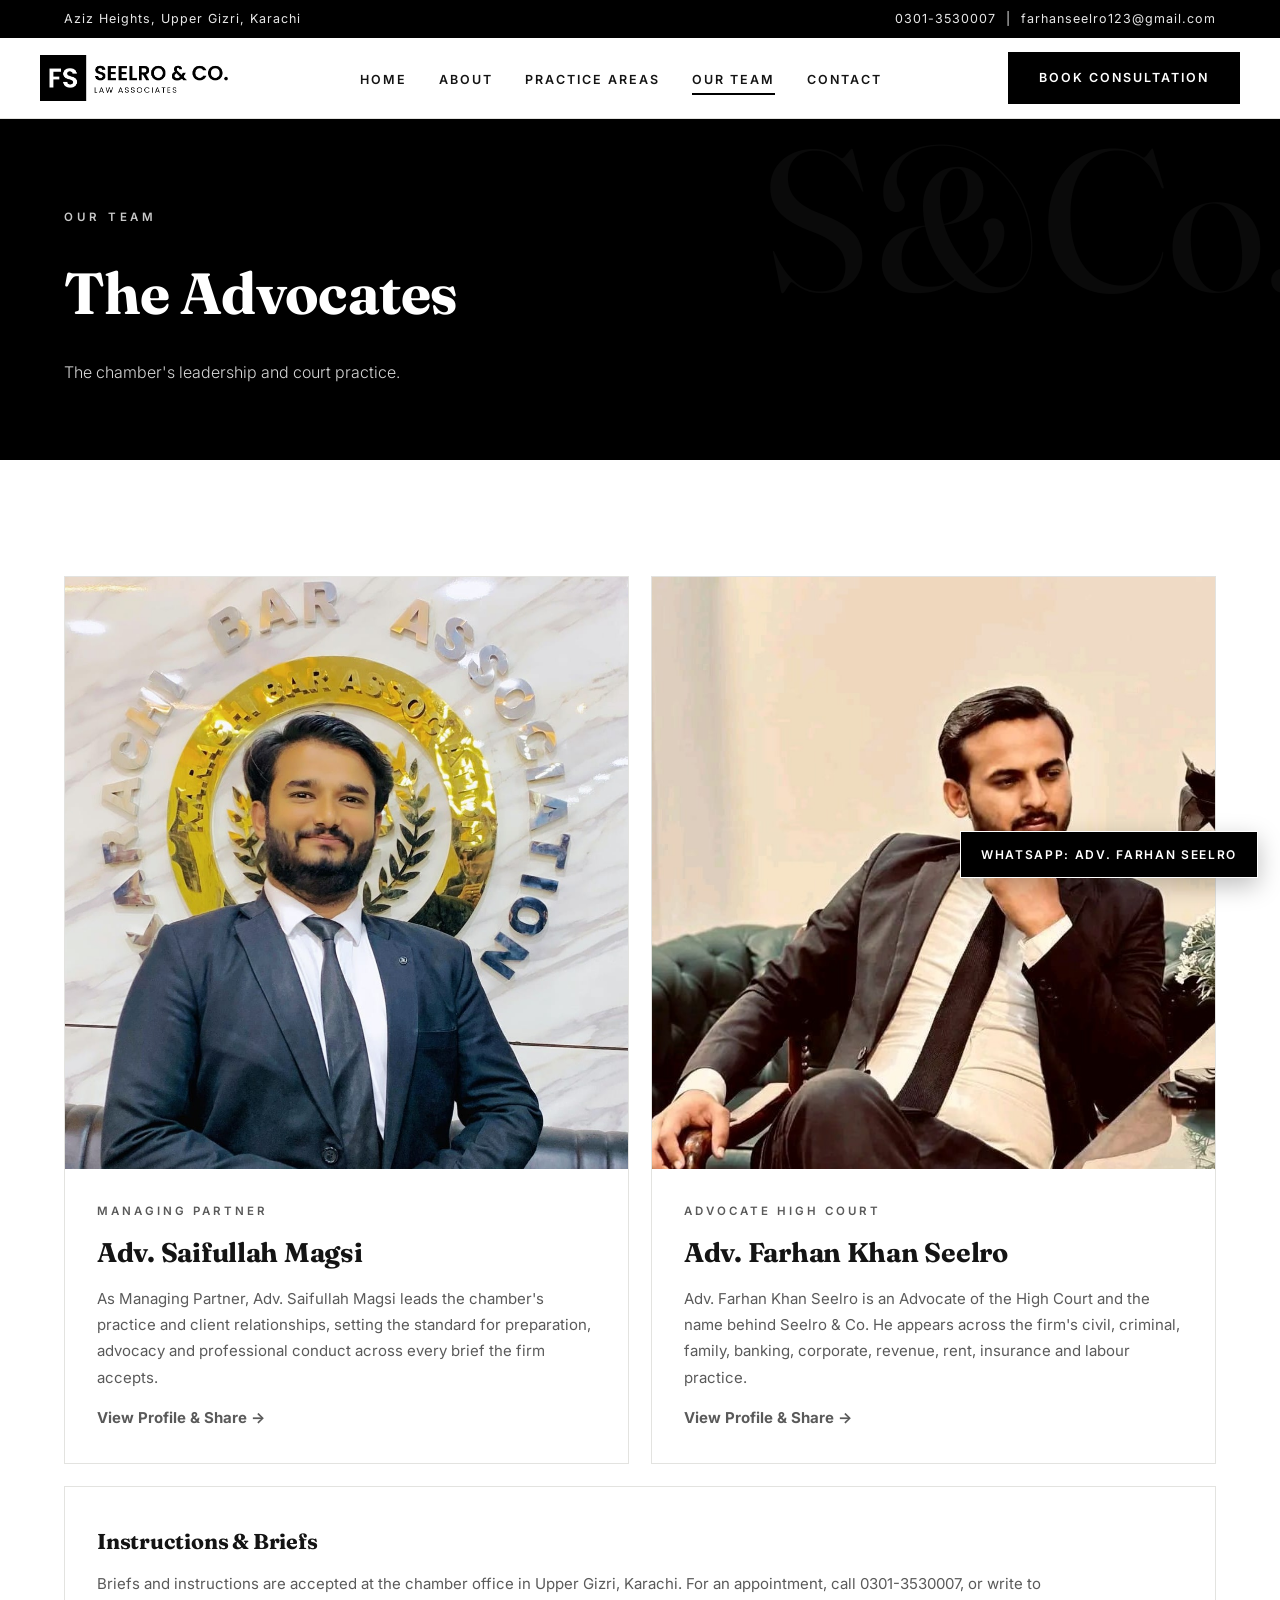
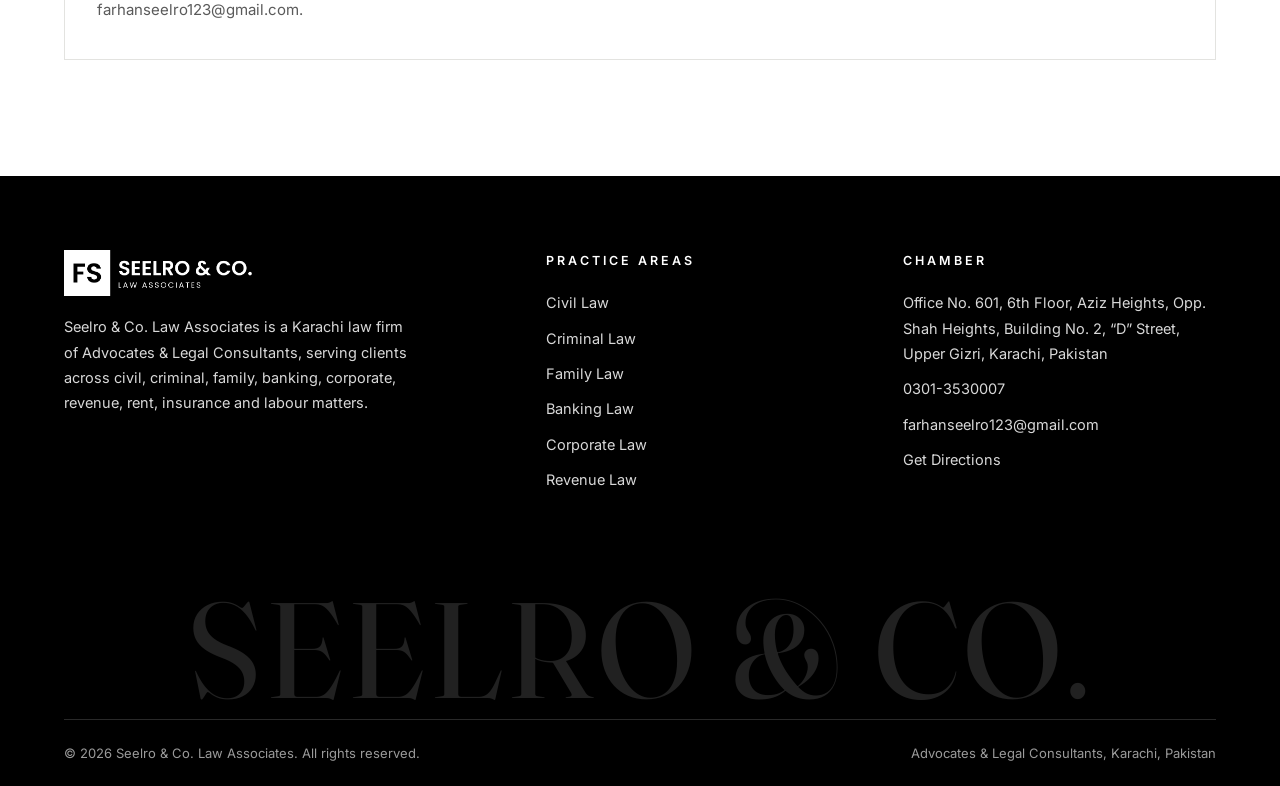
<file: team.html>
<!DOCTYPE html>
<html lang="en">
<head>
<meta charset="UTF-8">
<meta name="viewport" content="width=device-width, initial-scale=1.0">
<title>Our Team | Seelro & Co. Law Associates, Karachi</title>
<meta name="description" content="The team at Seelro & Co. Law Associates, Karachi: Adv. Saifullah Magsi, Managing Partner, and Adv. Farhan Khan Seelro, Advocate High Court.">
<link rel="canonical" href="https://taqi-kazmi44.github.io/seelro-co-law-associates/team.html">
<meta property="og:type" content="website">
<meta property="og:title" content="Our Team | Seelro & Co. Law Associates, Karachi">
<meta property="og:description" content="The team at Seelro & Co. Law Associates, Karachi: Adv. Saifullah Magsi, Managing Partner, and Adv. Farhan Khan Seelro, Advocate High Court.">
<meta property="og:image" content="https://taqi-kazmi44.github.io/seelro-co-law-associates/assets/img/share-farhan.jpg">
<link rel="preconnect" href="https://fonts.googleapis.com">
<link rel="preconnect" href="https://fonts.gstatic.com" crossorigin>
<link href="https://fonts.googleapis.com/css2?family=Fraunces:ital,opsz,wght@0,9..144,500;0,9..144,600;0,9..144,700;0,9..144,900;1,9..144,600&family=Inter:wght@300;400;500;600;700&display=swap" rel="stylesheet">
<link rel="stylesheet" href="assets/css/style.css">
</head>
<body>
<div class="topline"><div class="wrap">
<span>Aziz Heights, Upper Gizri, Karachi</span>
<span><a href="tel:+923013530007">0301-3530007</a> &nbsp;|&nbsp; <a href="mailto:farhanseelro123@gmail.com">farhanseelro123@gmail.com</a></span>
</div></div>
<header>
<div class="wrap nav">
<a class="logo" href="index.html"><img src="assets/img/logo-dark.png" alt="Seelro &amp; Co. Law Associates"></a>
<ul><li><a href="index.html" class="">Home</a></li><li><a href="about.html" class="">About</a></li><li><a href="practice-areas.html" class="">Practice Areas</a></li><li><a href="team.html" class="active">Our Team</a></li><li><a href="contact.html" class="">Contact</a></li></ul>
<a class="btn solid" href="contact.html#consult">Book Consultation</a>
<button class="burger" aria-label="Menu">&#9776;</button>
</div>
</header>

<div class="pagehero"><div class="wrap">
<div class="kicker" style="color:#c9c9c9">Our Team</div>
<h1>The Advocates</h1>
<p>The chamber's leadership and court practice.</p>
</div></div>
<section>
<div class="wrap">
<div class="grid c2">
<div class="team-card rv">
<div class="photo"><img src="assets/img/saifullah-magsi-portrait.jpg" alt="Advocate Saifullah Magsi, Managing Partner, Seelro &amp; Co. Law Associates, Karachi Bar Association"></div>
<div class="body">
<div class="role">Managing Partner</div>
<h3>Adv. Saifullah Magsi</h3>
<p>As Managing Partner, Adv. Saifullah Magsi leads the chamber's practice and client relationships, setting the standard for preparation, advocacy and professional conduct across every brief the firm accepts.</p>
<p style="margin-top:14px"><a href="profile-magsi.html"><b>View Profile &amp; Share &rarr;</b></a></p>
</div>
</div>
<div class="team-card rv">
<div class="photo"><img src="assets/img/farhan-seelro-portrait.jpg" alt="Advocate Farhan Khan Seelro, Advocate High Court, Seelro &amp; Co. Law Associates"></div>
<div class="body">
<div class="role">Advocate High Court</div>
<h3>Adv. Farhan Khan Seelro</h3>
<p>Adv. Farhan Khan Seelro is an Advocate of the High Court and the name behind Seelro &amp; Co. He appears across the firm's civil, criminal, family, banking, corporate, revenue, rent, insurance and labour practice.</p>
<p style="margin-top:14px"><a href="profile-farhan.html"><b>View Profile &amp; Share &rarr;</b></a></p>
</div>
</div>
</div>
<div class="card rv" style="margin-top:22px">
<h3>Instructions &amp; Briefs</h3>
<p>Briefs and instructions are accepted at the chamber office in Upper Gizri, Karachi. For an appointment, call <a href="tel:+923013530007">0301-3530007</a>, or write to <a href="mailto:farhanseelro123@gmail.com">farhanseelro123@gmail.com</a>.</p>
</div>
</div>
</section>
<footer>
<div class="wrap">
<div class="cols">
<div>
<img class="logo" src="assets/img/logo-light.png" alt="Seelro &amp; Co. Law Associates">
<p style="font-size:14.5px;max-width:350px">Seelro &amp; Co. Law Associates is a Karachi law firm of Advocates &amp; Legal Consultants, serving clients across civil, criminal, family, banking, corporate, revenue, rent, insurance and labour matters.</p>
</div>
<div>
<h4>Practice Areas</h4>
<ul><li><a href="practice-areas.html">Civil Law</a></li><li><a href="practice-areas.html">Criminal Law</a></li><li><a href="practice-areas.html">Family Law</a></li><li><a href="practice-areas.html">Banking Law</a></li><li><a href="practice-areas.html">Corporate Law</a></li><li><a href="practice-areas.html">Revenue Law</a></li></ul>
</div>
<div>
<h4>Chamber</h4>
<ul>
<li>Office No. 601, 6th Floor, Aziz Heights, Opp. Shah Heights, Building No. 2, &ldquo;D&rdquo; Street, Upper Gizri, Karachi, Pakistan</li>
<li><a href="tel:+923013530007">0301-3530007</a></li>
<li><a href="mailto:farhanseelro123@gmail.com">farhanseelro123@gmail.com</a></li>
<li><a href="https://www.google.com/maps/search/?api=1&query=Aziz+Heights+Upper+Gizri+Karachi" target="_blank" rel="noopener">Get Directions</a></li>
</ul>
</div>
</div>
<div class="wordmark">SEELRO &amp; CO.</div>
<div class="fine">
<span>&copy; 2026 Seelro &amp; Co. Law Associates. All rights reserved.</span>
<span>Advocates &amp; Legal Consultants, Karachi, Pakistan</span>
</div>
</div>
</footer>
<a class="wa-float" href="https://wa.me/923013530007" target="_blank" rel="noopener">WhatsApp: Adv. Farhan Seelro</a>
<div class="callbar"><a href="tel:+923013530007">Call the Firm</a><a href="https://wa.me/923013530007" target="_blank" rel="noopener">WhatsApp Farhan Seelro</a></div>

<script>
var b=document.querySelector('.burger'),m=document.querySelector('.nav ul');
if(b){b.addEventListener('click',function(){m.classList.toggle('open')});}
var io=new IntersectionObserver(function(es){es.forEach(function(e){if(e.isIntersecting){e.target.classList.add('in');io.unobserve(e.target);}})},{threshold:.1});
document.querySelectorAll('.rv').forEach(function(el){io.observe(el);});
document.querySelectorAll('[data-copy]').forEach(function(el){el.addEventListener('click',function(ev){ev.preventDefault();var u=el.getAttribute('data-copy');if(navigator.clipboard){navigator.clipboard.writeText(u).then(function(){el.textContent='Link Copied';setTimeout(function(){el.textContent='Copy Link';},1800);});}});});
document.querySelectorAll('[data-share]').forEach(function(el){el.addEventListener('click',function(ev){ev.preventDefault();var u=el.getAttribute('data-share');if(navigator.share){navigator.share({title:document.title,text:document.title,url:u});}else if(navigator.clipboard){navigator.clipboard.writeText(u);el.textContent='Link Copied';}});});
var f=document.getElementById('consultForm');
if(f){f.addEventListener('submit',function(ev){ev.preventDefault();
var n=document.getElementById('cf-name').value.trim(),p=document.getElementById('cf-phone').value.trim(),
a=document.getElementById('cf-area').value,d=document.getElementById('cf-msg').value.trim();
var text='Consultation Request, Seelro & Co. Website%0AName: '+encodeURIComponent(n)+'%0APhone: '+encodeURIComponent(p)+'%0AMatter: '+encodeURIComponent(a)+'%0ADetails: '+encodeURIComponent(d);
var dt=document.getElementById('cf-date'),tm=document.getElementById('cf-time');if(dt&&tm&&(dt.value||tm.value)){text+='%0APreferred appointment: '+encodeURIComponent((dt.value||'')+' '+(tm.value||''));}window.open('https://wa.me/923013530007?text='+text,'_blank');});}
</script>

</body>
</html>
</file>
<file: assets/css/style.css>
:root{--black:#000000;--gold:#000000;--ink:#141414;--grey:#5a5a5a;--line:#e3e3e0;--soft:#f7f7f5;--white:#fff}
*{margin:0;padding:0;box-sizing:border-box}
html{scroll-behavior:smooth}
body{font-family:'Inter',system-ui,sans-serif;color:var(--ink);background:var(--white);line-height:1.75;font-size:16px;-webkit-font-smoothing:antialiased}
h1,h2,h3,.serif{font-family:'Fraunces',Georgia,serif;font-weight:700;letter-spacing:-.01em}
::selection{background:#000;color:#fff}
a{color:inherit;text-decoration:none}
img{max-width:100%;display:block}
.wrap{max-width:1200px;margin:0 auto;padding:0 24px}
.kicker{letter-spacing:.34em;text-transform:uppercase;font-size:11.5px;font-weight:600;font-family:'Inter',sans-serif}
.rule{width:64px;height:2px;background:var(--black);margin:18px 0}
.rule.light{background:#fff}
.topline{background:var(--black);color:#e8e8e8;font-size:12.5px;letter-spacing:.08em}
.topline .wrap{display:flex;justify-content:space-between;gap:14px;padding-top:8px;padding-bottom:8px;flex-wrap:wrap}
.topline a:hover{color:#fff;text-decoration:underline}
header{position:sticky;top:0;z-index:50;background:rgba(255,255,255,.98);border-bottom:1px solid var(--line)}
.nav{display:flex;align-items:center;justify-content:space-between;padding:14px 0;gap:16px}
.nav .logo img{height:46px;width:auto}
.nav ul{display:flex;gap:32px;list-style:none}
.nav ul a{font-size:12.5px;letter-spacing:.16em;text-transform:uppercase;font-weight:600;padding:6px 0;border-bottom:2px solid transparent}
.nav ul a:hover,.nav ul a.active{border-color:var(--black)}
.btn{display:inline-block;padding:14px 30px;font-size:12.5px;letter-spacing:.16em;text-transform:uppercase;font-weight:600;border:1.5px solid var(--black);transition:.25s;cursor:pointer;background:none;font-family:'Inter',sans-serif}
.btn.solid{background:var(--black);color:#fff;border-color:var(--black)}
.btn.solid:hover{background:#fff;color:var(--black)}
.btn.ghost{background:transparent;color:var(--black)}
.btn.ghost:hover{background:var(--black);color:#fff}
.btn.white{border-color:#fff;color:#fff;background:transparent}
.btn.white:hover{background:#fff;color:var(--black)}
.btn.whitefill{background:#fff;color:var(--black);border-color:#fff}
.btn.whitefill:hover{background:transparent;color:#fff}
.burger{display:none;background:none;border:0;font-size:26px;cursor:pointer;line-height:1}
.hero{background:var(--black);color:#fff;padding:118px 0 0;position:relative;overflow:hidden;background-image:repeating-linear-gradient(115deg,rgba(255,255,255,.028) 0 2px,transparent 2px 14px)}
.hero:before{content:"";position:absolute;inset:0;background:radial-gradient(ellipse 70% 55% at 78% 8%,rgba(255,255,255,.09),transparent 60%);pointer-events:none}
.hero:after{content:"S&Co.";position:absolute;right:-26px;top:6px;font-family:'Fraunces',serif;font-size:290px;color:rgba(255,255,255,.04);line-height:1;pointer-events:none}
.hero .kicker{color:#cfcfcf}
.hero-grid{display:grid;grid-template-columns:1.12fr .88fr;gap:54px;align-items:center;position:relative;z-index:1}
.hero-img{border:1px solid rgba(255,255,255,.4);padding:10px;background:rgba(255,255,255,.05);box-shadow:16px 16px 0 rgba(255,255,255,.13)}
.hero-img img{width:100%;height:auto}
.hero-img .cap{font-size:11.5px;letter-spacing:.18em;text-transform:uppercase;color:#c9c9c9;padding-top:10px;text-align:center}
.hero h1{font-size:clamp(48px,7.4vw,96px);line-height:1.06;max-width:860px;margin:24px 0 22px;position:relative;z-index:1}
.hero h1 em{font-style:italic;font-weight:600}
.hero p.lead{font-size:18.5px;color:#dcdcdc;max-width:660px;font-weight:300;position:relative;z-index:1}
.hero .cta{margin-top:40px;display:flex;gap:14px;flex-wrap:wrap;position:relative;z-index:1}
.stats{display:flex;gap:0;border-top:1px solid rgba(255,255,255,.22);margin-top:70px;flex-wrap:wrap;position:relative;z-index:1}
.stats div{padding:24px 38px 30px 0;margin-right:38px}
.stats b{font-family:'Fraunces',serif;font-size:31px;display:block}
.stats span{font-size:11.5px;letter-spacing:.2em;text-transform:uppercase;color:#bcbcbc}
.marquee{background:#fff;border-bottom:1px solid var(--line);overflow:hidden;white-space:nowrap;padding:15px 0}
.marquee .track{display:inline-block;animation:mq 30s linear infinite;font-family:'Fraunces',serif;font-size:17px;letter-spacing:.06em}
.marquee span{margin:0 26px}
.marquee i{font-style:normal;color:#b5b5b5}
@keyframes mq{from{transform:translateX(0)}to{transform:translateX(-50%)}}
section{padding:116px 0}
section.alt{background:var(--soft)}
.sec-head{max-width:700px;margin-bottom:50px}
.sec-head h2{font-size:clamp(31px,4vw,45px);line-height:1.15;margin-top:14px}
.sec-head p{color:var(--grey);margin-top:14px;font-size:16.5px}
.grid{display:grid;gap:22px}
.grid.c3{grid-template-columns:repeat(3,1fr)}
.grid.c2{grid-template-columns:repeat(2,1fr)}
.card{border:1px solid var(--line);padding:36px 32px;background:#fff;transition:.25s}
.card:hover{border-color:var(--black);transform:translateY(-3px);box-shadow:0 14px 30px rgba(0,0,0,.06)}
.card .num{font-family:'Fraunces',serif;font-size:15px;border:1.5px solid var(--black);width:46px;height:46px;display:flex;align-items:center;justify-content:center;border-radius:50%;margin-bottom:20px}
.card h3{font-size:21.5px;margin-bottom:10px}
.card p{color:var(--grey);font-size:15px}
.card ul{list-style:none;margin-top:14px;border-top:1px solid var(--line)}
.card ul li{font-size:14px;color:var(--grey);padding:7px 0 7px 20px;position:relative;border-bottom:1px solid var(--line)}
.card ul li:before{content:"";position:absolute;left:0;top:15px;width:9px;height:1.5px;background:var(--black)}
.map-frame{border:1.5px solid var(--black);padding:10px;background:#fff;box-shadow:16px 16px 0 rgba(0,0,0,.08)}
.map-frame iframe{width:100%;height:380px;border:0;display:block;filter:grayscale(1)}
.team-card{border:1px solid var(--line);background:#fff;overflow:hidden}
.team-card .photo{aspect-ratio:4/4.2;overflow:hidden;background:#111}
.team-card .photo img{width:100%;height:100%;object-fit:cover;object-position:top center}
.team-card .mono{aspect-ratio:4/4.2;background:var(--black);color:#fff;display:flex;align-items:center;justify-content:center;font-family:'Fraunces',serif;font-size:110px}
.team-card .body{padding:32px}
.team-card .role{letter-spacing:.26em;text-transform:uppercase;font-size:11.5px;font-weight:600;color:var(--grey)}
.team-card h3{font-size:27px;margin:8px 0 10px}
.team-card p{color:var(--grey);font-size:15px}
.split{display:grid;grid-template-columns:1fr 1fr;gap:58px;align-items:center}
.split .frame{border:1.5px solid var(--black);padding:12px;background:#fff;box-shadow:16px 16px 0 rgba(0,0,0,.08)}
.split .frame img{width:100%}
.checklist{list-style:none;margin-top:22px}
.checklist li{padding:11px 0 11px 34px;position:relative;border-bottom:1px solid var(--line);font-size:15.5px}
.checklist li:before{content:"";position:absolute;left:2px;top:21px;width:16px;height:1.5px;background:var(--black)}
.steps{display:grid;grid-template-columns:repeat(4,1fr);gap:22px;counter-reset:step}
.step{border-top:2.5px solid var(--black);padding-top:24px}
.step .n{font-family:'Fraunces',serif;font-size:40px;color:#d9d9d6;line-height:1}
.step h3{font-size:19.5px;margin:12px 0 8px}
.step p{color:var(--grey);font-size:14.5px}
details{border:1px solid var(--line);background:#fff;margin-bottom:14px}
details summary{cursor:pointer;padding:20px 26px;font-family:'Fraunces',serif;font-size:18.5px;list-style:none;position:relative}
details summary::-webkit-details-marker{display:none}
details summary:after{content:"+";position:absolute;right:26px;top:16px;font-size:26px;font-family:'Inter',sans-serif;font-weight:300}
details[open ] summary:after{content:"\2013"}
details .ans{padding:0 26px 22px;color:var(--grey);font-size:15px}
.band{background:var(--black);color:#fff;text-align:center;padding:88px 0}
.band h2{font-size:clamp(29px,4vw,43px);max-width:740px;margin:14px auto 16px;line-height:1.2}
.band p{color:#c9c9c9;max-width:580px;margin:0 auto 36px}
.contact-grid{display:grid;grid-template-columns:1fr 1fr;gap:22px}
.contact-item{border:1px solid var(--line);padding:34px;background:#fff}
.contact-item .kicker{color:var(--grey)}
.contact-item .big{font-family:'Fraunces',serif;font-size:23px;margin-top:10px;line-height:1.45}
.contact-item a:hover{text-decoration:underline}
form.consult{display:grid;gap:14px}
form.consult input,form.consult select,form.consult textarea{width:100%;padding:14px 16px;border:1px solid var(--line);font-family:'Inter',sans-serif;font-size:15px;background:#fff;color:var(--ink)}
form.consult input:focus,form.consult select:focus,form.consult textarea:focus{outline:none;border-color:var(--black)}
footer{background:var(--black);color:#d8d8d8;padding:74px 0 0}
footer .cols{display:grid;grid-template-columns:1.4fr 1fr 1fr;gap:44px;padding-bottom:52px}
footer img.logo{height:46px;width:auto;margin-bottom:18px}
footer h4{color:#fff;font-family:'Inter',sans-serif;font-size:12.5px;letter-spacing:.24em;text-transform:uppercase;margin-bottom:18px;font-weight:600}
footer ul{list-style:none}
footer li{margin-bottom:10px;font-size:14.5px}
footer a:hover{color:#fff;text-decoration:underline}
footer .fine{border-top:1px solid rgba(255,255,255,.16);padding:22px 0;font-size:13px;color:#9a9a9a;display:flex;justify-content:space-between;gap:16px;flex-wrap:wrap}
.pagehero{background:var(--black);color:#fff;padding:88px 0 74px;position:relative;overflow:hidden}
.pagehero:after{content:"S&Co.";position:absolute;right:-20px;top:0;font-family:'Fraunces',serif;font-size:200px;color:rgba(255,255,255,.04);line-height:1;pointer-events:none}
.pagehero h1{font-size:clamp(37px,5vw,58px);margin-top:16px;position:relative;z-index:1}
.pagehero p{color:#d5d5d5;max-width:640px;margin-top:14px;font-weight:300;position:relative;z-index:1}
.rv{opacity:0;transform:translateY(22px);transition:opacity .7s ease,transform .7s ease}
.rv.in{opacity:1;transform:none}
.wa-float{position:fixed;right:22px;bottom:22px;z-index:60;background:var(--black);color:#fff;border:1.5px solid #fff;padding:12px 20px;font-size:12px;letter-spacing:.14em;text-transform:uppercase;font-weight:600;box-shadow:0 8px 24px rgba(0,0,0,.25)}
.wa-float:hover{background:#222}
.callbar{display:none}
@media(max-width:1000px){.steps{grid-template-columns:1fr 1fr}}
@media(max-width:900px){.hero-grid{grid-template-columns:1fr}.grid.c3{grid-template-columns:1fr 1fr}.split,.contact-grid{grid-template-columns:1fr}footer .cols{grid-template-columns:1fr 1fr}}
@media(max-width:640px){.grid.c3,.grid.c2,.steps{grid-template-columns:1fr}.nav ul{display:none;position:absolute;top:100%;left:0;right:0;background:#fff;flex-direction:column;padding:18px 24px;border-bottom:1px solid var(--line);gap:14px}.nav ul.open{display:flex}.burger{display:block}.nav .btn{display:none}footer .cols{grid-template-columns:1fr}.stats div{margin-right:20px;padding-right:8px}.callbar{display:flex;position:fixed;left:0;right:0;bottom:0;z-index:59;background:var(--black);color:#fff}.callbar a{flex:1;text-align:center;padding:14px 6px;font-size:12px;letter-spacing:.14em;text-transform:uppercase;font-weight:600}.callbar a+a{border-left:1px solid rgba(255,255,255,.25)}.wa-float{display:none}body{padding-bottom:46px}}
/* luxury pass 2026-10-29 */
.nav ul a{position:relative}
.nav ul a:after{content:"";position:absolute;left:0;bottom:-2px;height:2px;width:0;background:#000;transition:width .3s ease}
.nav ul a:hover:after,.nav ul a.active:after{width:100%}
.btn{transition:all .3s ease}
.btn:hover{letter-spacing:.24em}
.card{position:relative;overflow:hidden}
.card:before{content:"";position:absolute;top:0;left:0;height:3px;width:0;background:#000;transition:width .4s ease;z-index:1}
.card:hover:before{width:100%}
.team-card .photo img{transition:transform .9s ease}
.team-card:hover .photo img{transform:scale(1.045)}
.sec-head .kicker{display:flex;align-items:center;gap:14px}
.sec-head .kicker:before{content:"";width:40px;height:1.5px;background:#000;flex:none}
.manifesto{background:#fff;text-align:center}
.manifesto .kick{letter-spacing:.34em;text-transform:uppercase;font-size:11.5px;font-weight:600}
.manifesto p{font-family:'Fraunces',Georgia,serif;font-size:clamp(26px,3.6vw,41px);line-height:1.38;max-width:920px;margin:22px auto 0;font-weight:600}
.manifesto p em{font-style:italic}
.share-bar{display:flex;flex-wrap:wrap;gap:10px;margin-top:18px}
.sbtn{display:inline-block;border:1.5px solid var(--black);padding:12px 20px;font-size:12.5px;letter-spacing:.14em;text-transform:uppercase;font-weight:600;transition:.25s;background:#fff;color:var(--black)}
.sbtn:hover{background:var(--black);color:#fff}
.sbtn.dark{background:var(--black);color:#fff}
.sbtn.dark:hover{background:#fff;color:var(--black)}
.chip{display:inline-block;border:1px solid var(--line);padding:8px 14px;margin:0 8px 8px 0;font-size:13.5px;background:#fff}
.courts{display:grid;grid-template-columns:repeat(3,1fr);gap:22px}
.courts figure{border:1px solid var(--line);background:#fff;padding:10px}
.courts img{width:100%;height:230px;object-fit:cover}
.courts figcaption{font-size:13px;letter-spacing:.06em;padding:10px 4px 2px;color:var(--grey)}
@media(max-width:900px){.courts{grid-template-columns:1fr}.courts img{height:auto}}
.wordmark{font-family:'Fraunces',Georgia,serif;font-size:clamp(50px,10.6vw,148px);line-height:.96;color:rgba(255,255,255,.13);text-align:center;padding:30px 0 4px;letter-spacing:.03em;white-space:nowrap;overflow:hidden}
</file>
